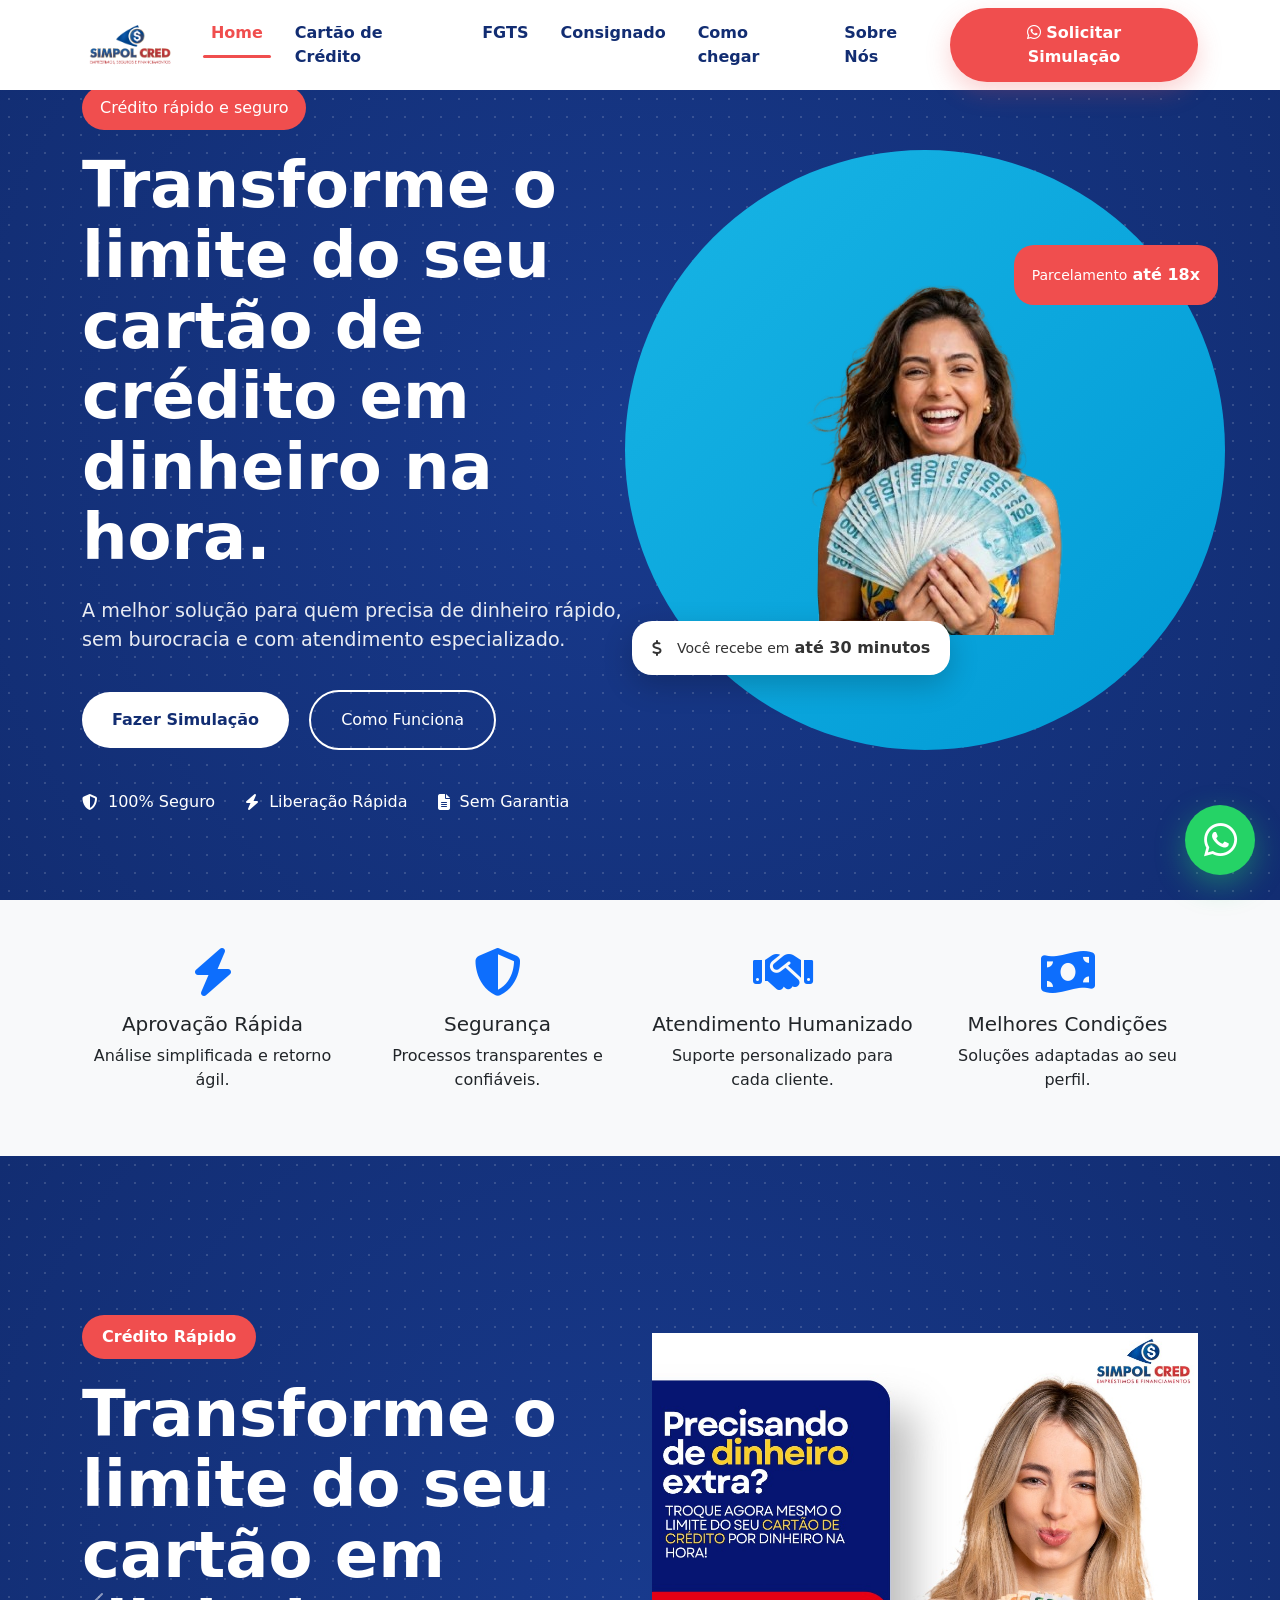
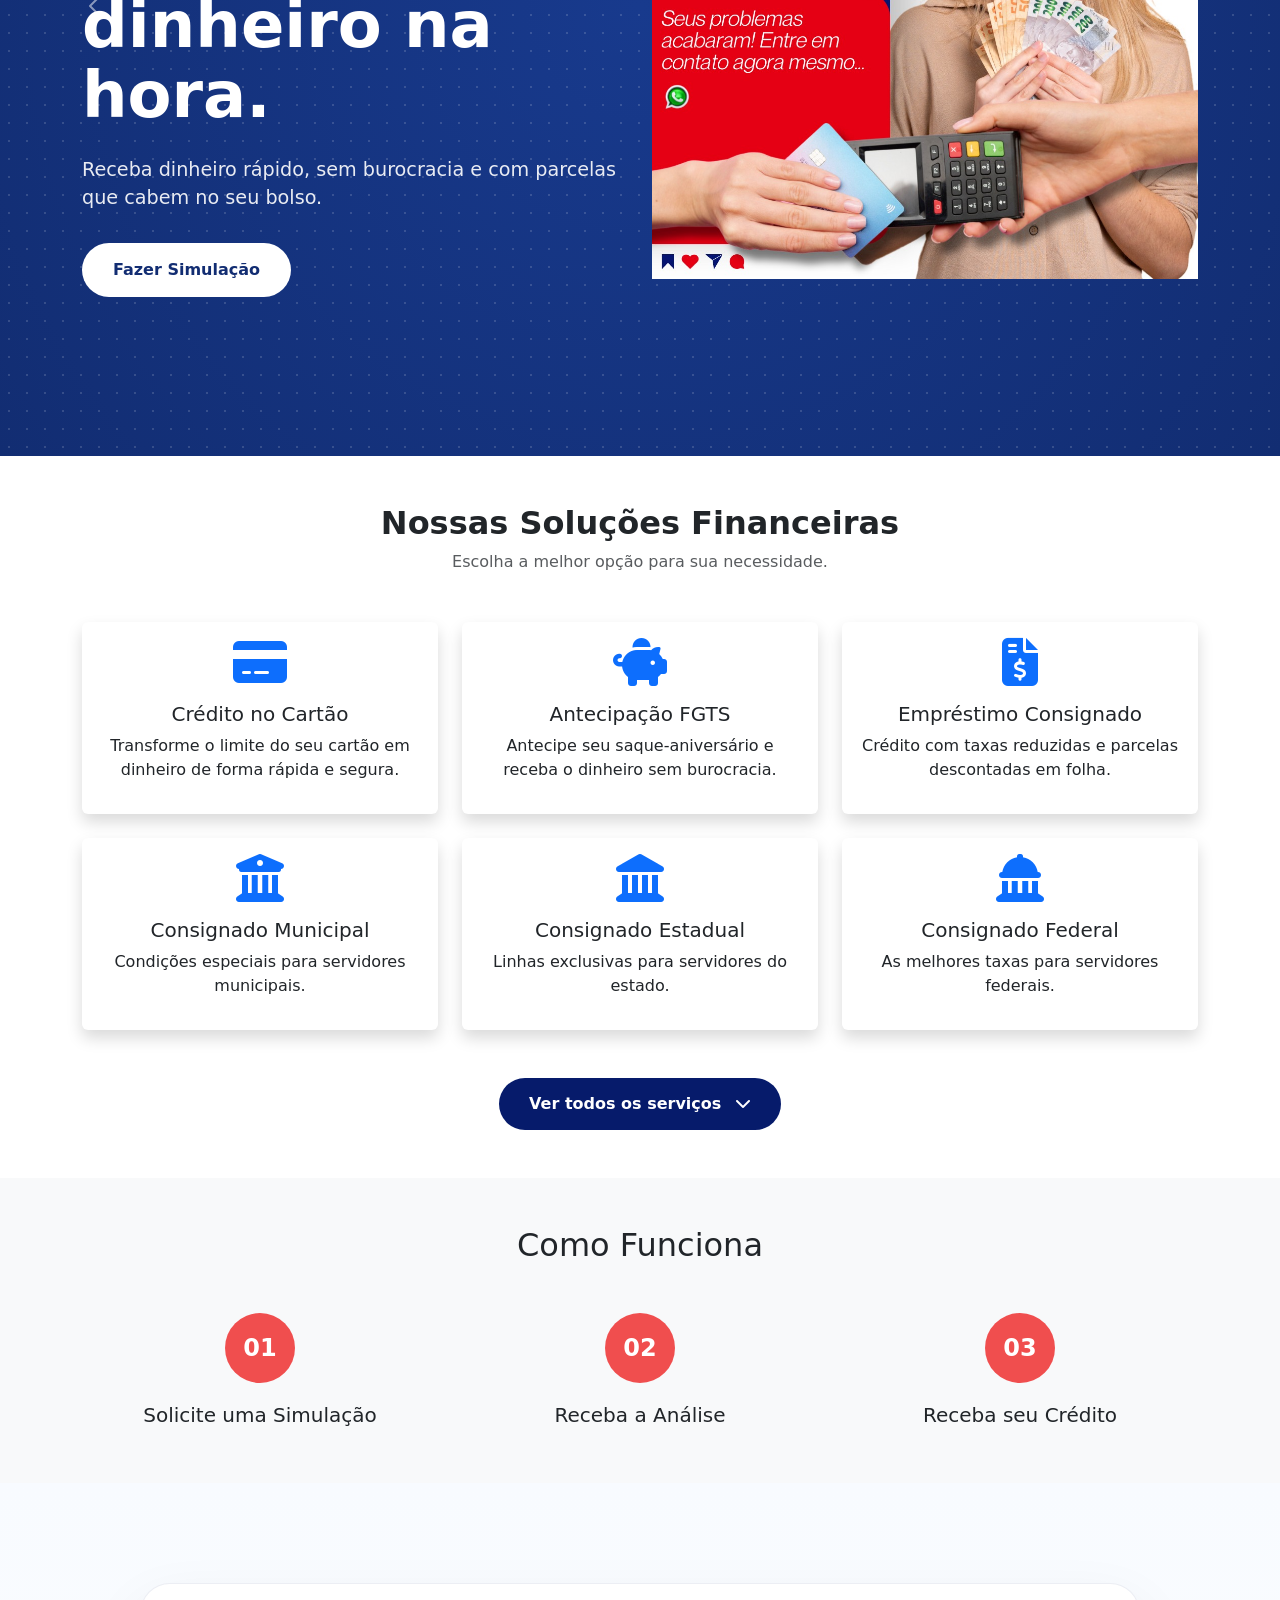
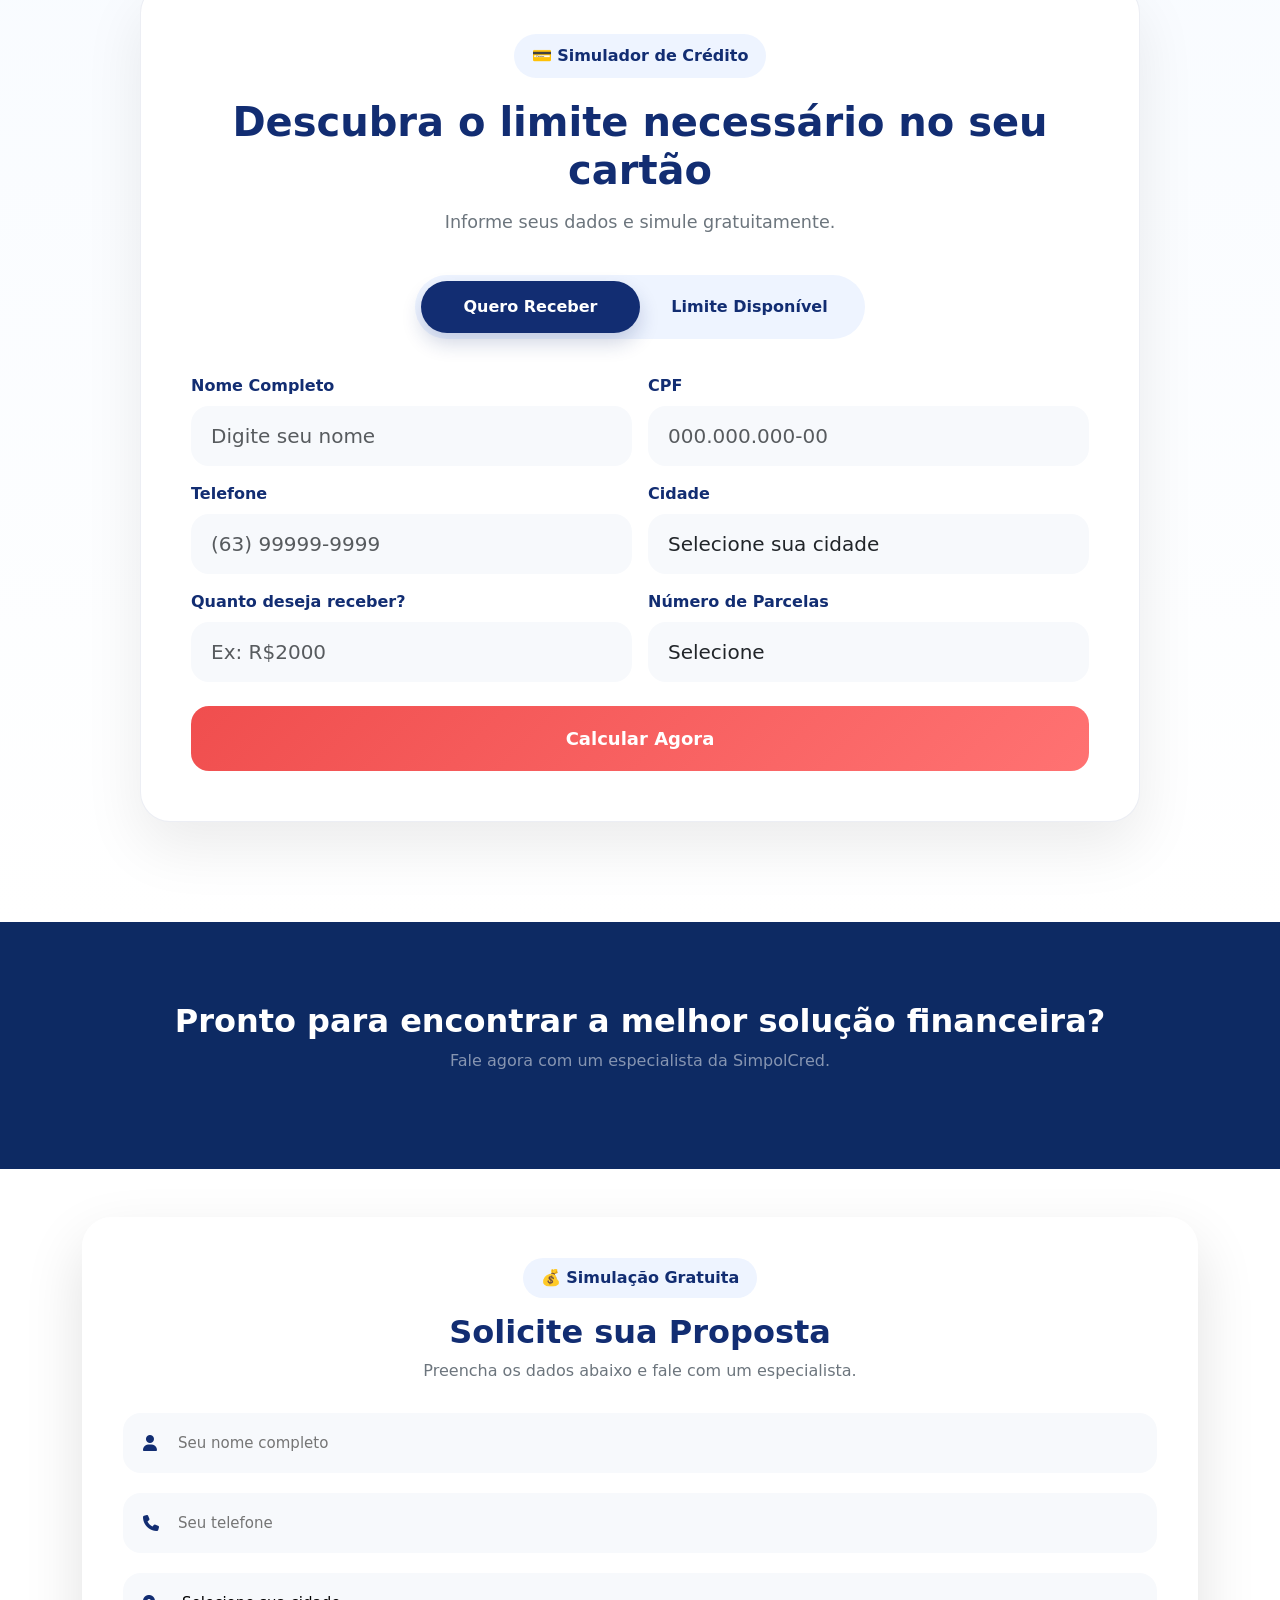
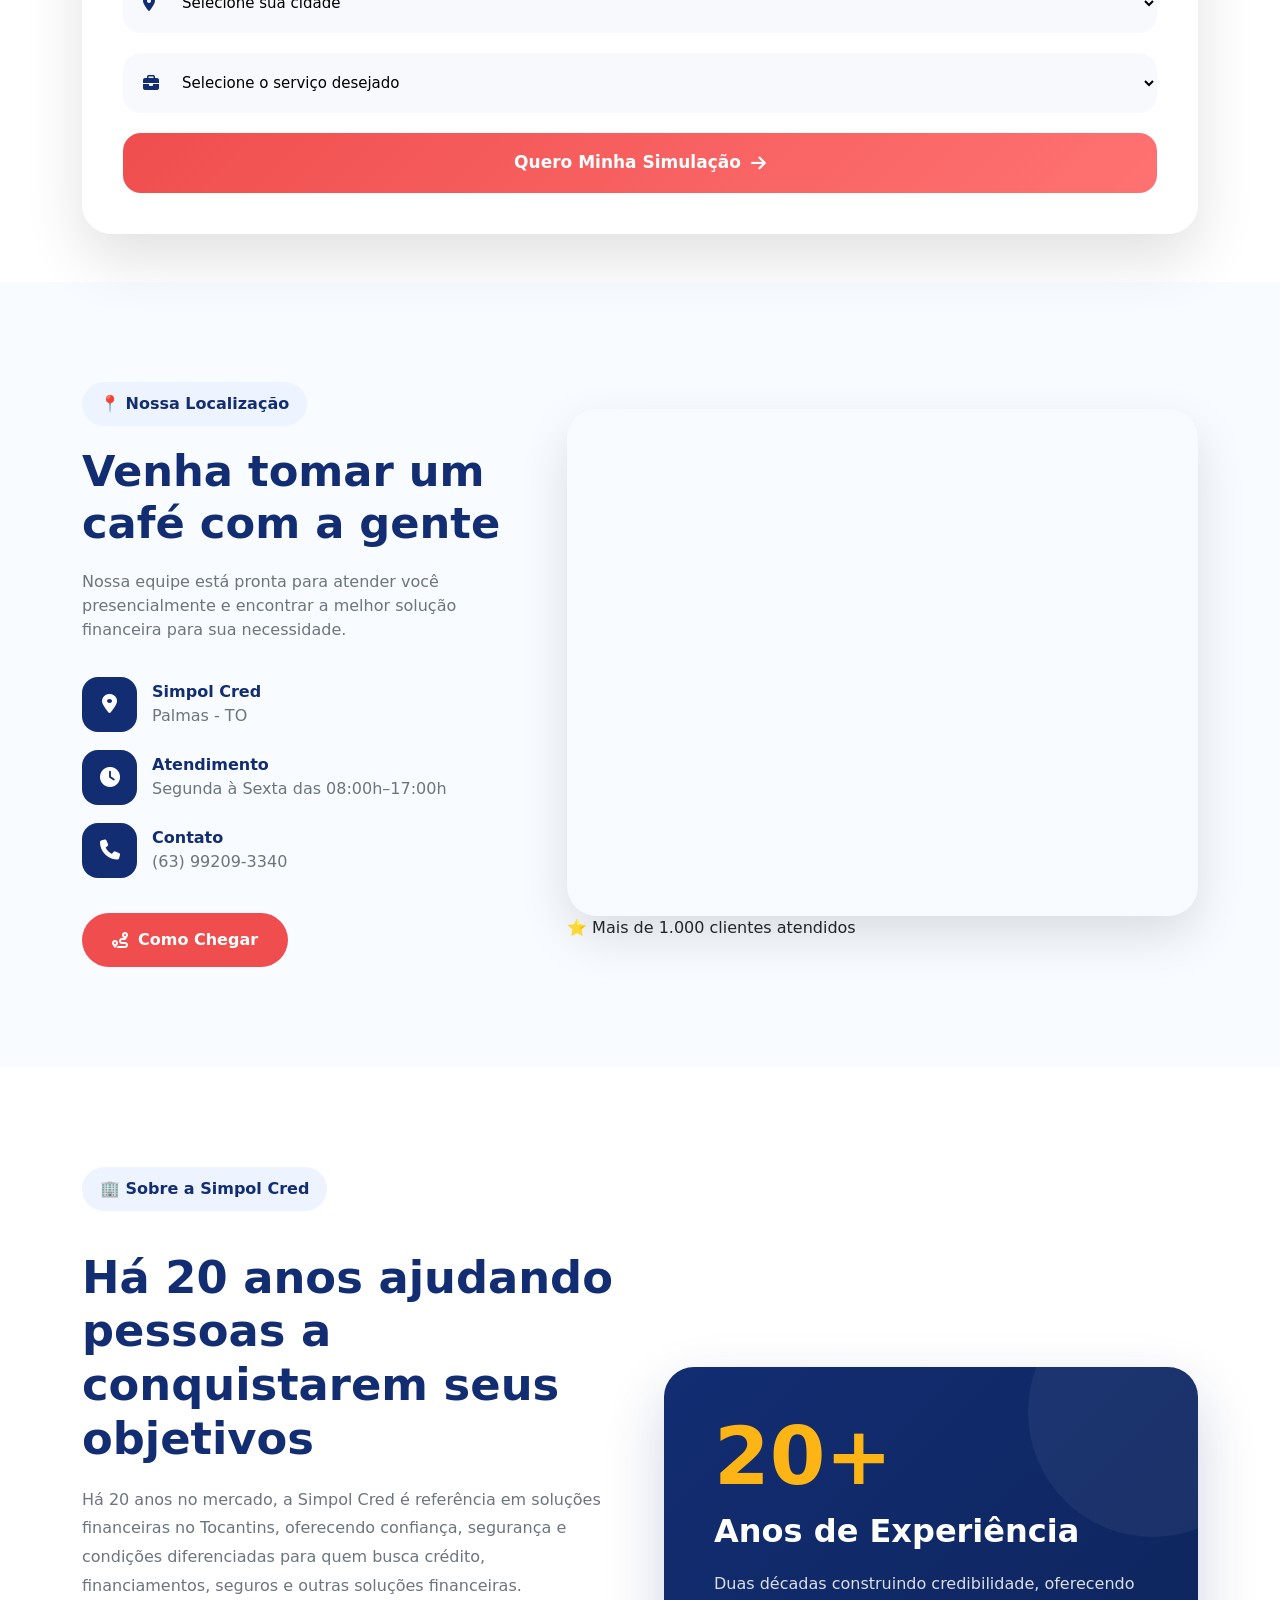
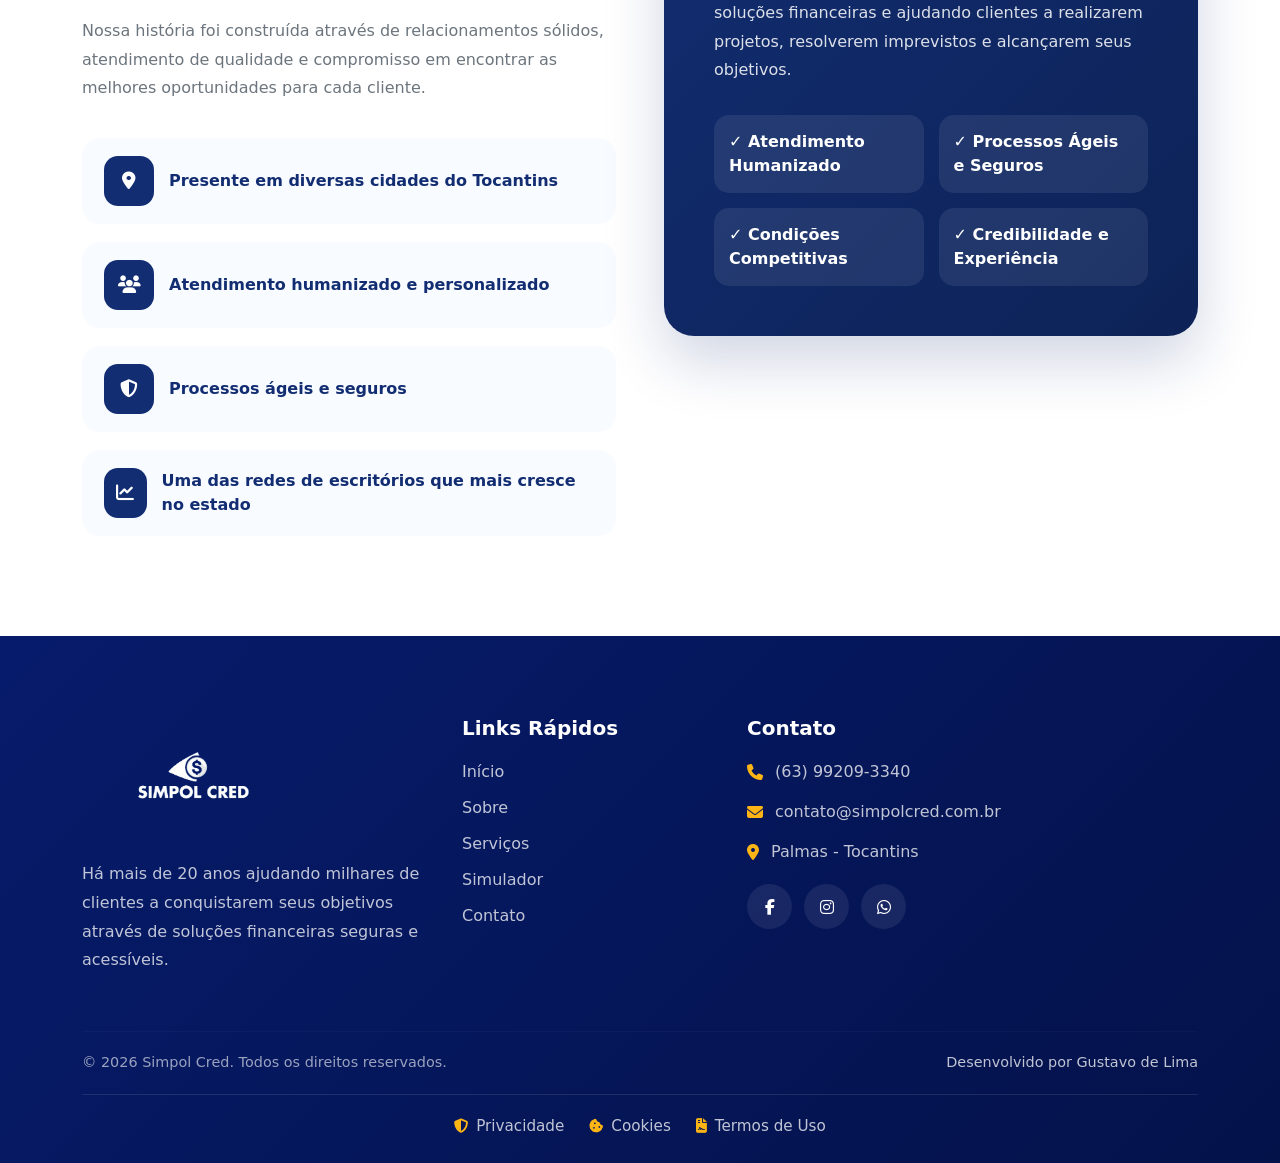
<file: index.html>
<!doctype html>
<html lang="pt-br">

<head>
    <meta charset="utf-8">
    <meta name="viewport" content="width=device-width, initial-scale=1">
    <title>Simpol Cred — Empréstimos, Seguros e Financiamentos</title>
    <link href="https://cdn.jsdelivr.net/npm/bootstrap@5.3.3/dist/css/bootstrap.min.css" rel="stylesheet">
    <link href="https://cdnjs.cloudflare.com/ajax/libs/font-awesome/6.4.0/css/all.min.css" rel="stylesheet">
    <link rel="stylesheet" href="assets/css/style.css">
    <link rel="icon" type="image/png" href="assets/img/logo_transparente.png">
</head>

<body>

    <!-- HEADER -->
    <nav class="navbar navbar-expand-lg navbar-light fixed-top custom-navbar">
        <div class="container">

            <a class="navbar-brand" href="#">
                <img src="assets/img/logo_padrao.png" alt="Simpol Cred" height="55">
            </a>

            <button class="navbar-toggler" data-bs-toggle="collapse" data-bs-target="#navbarNav">
                <span class="navbar-toggler-icon"></span>
            </button>

            <div class="collapse navbar-collapse" id="navbarNav">

                <ul class="navbar-nav mx-auto">

                    <li class="nav-item">
                        <a class="nav-link active" href="#">
                            Home
                        </a>
                    </li>

                    <li class="nav-item">
                        <a class="nav-link" href="#simulador-cartao">
                            Cartão de Crédito
                        </a>
                    </li>

                    <li class="nav-item">
                        <a class="nav-link" href="#contato">
                            FGTS
                        </a>
                    </li>

                    <li class="nav-item">
                        <a class="nav-link" href="#contato">
                            Consignado
                        </a>
                    </li>

                    <li class="nav-item">
                        <a class="nav-link" href="#localizacao">
                            Como chegar
                        </a>
                    </li>
                    <li class="nav-item">
                        <a class="nav-link" href="#sobre">
                            Sobre Nós
                        </a>
                    </li>

                </ul>

                <a href="#contato" class="btn btn-simulacao">
                    <i class="fab fa-whatsapp"></i>
                    Solicitar Simulação
                </a>

            </div>

        </div>
    </nav>

    <!-- HERO -->
    <section class="hero">

        <div class="container">

            <div class="row align-items-center min-vh-100">

                <div class="col-lg-6">

                    <span class="hero-badge">
                        Crédito rápido e seguro
                    </span>

                    <h1>
                        Transforme o limite do seu cartão de crédito em dinheiro na hora.
                    </h1>

                    <p>
                        A melhor solução para quem precisa de dinheiro rápido,
                        sem burocracia e com atendimento especializado.
                    </p>

                    <div class="hero-buttons">

                        <a href="#simulador-cartao" class="btn btn-primary-custom">
                            Fazer Simulação
                        </a>

                        <a href="#contato" class="btn btn-outline-custom">
                            Como Funciona
                        </a>

                    </div>

                    <div class="hero-benefits">

                        <div>
                            <i class="fas fa-shield-alt"></i>
                            100% Seguro
                        </div>

                        <div>
                            <i class="fas fa-bolt"></i>
                            Liberação Rápida
                        </div>

                        <div>
                            <i class="fas fa-file-alt"></i>
                            Sem Garantia
                        </div>

                    </div>

                </div>

                <div class="col-lg-6">

                    <div class="hero-image-main">

                        <div class="hero-circle animate-circle"></div>

                        <img src="assets/img/cliente_feliz.png" alt="Cliente Simpol Cred"
                            class="hero-person animate-person">

                        <div class="floating-card animate-card-left">

                            <i class="fas fa-dollar-sign"></i>

                            <div>
                                <small>Você recebe em</small>
                                <strong>até 30 minutos</strong>
                            </div>

                        </div>

                        <div class="parcelamento animate-card-right">

                            <small>Parcelamento</small>
                            <strong>até 18x</strong>

                        </div>

                    </div>

                </div>

            </div>

        </div>

    </section>
    <!-- BENEFÍCIOS -->
    <section class="py-5 bg-light">

        <div class="container">

            <div class="row text-center">

                <div class="col-md-3">
                    <i class="fas fa-bolt fa-3x text-primary mb-3"></i>
                    <h5>Aprovação Rápida</h5>
                    <p>Análise simplificada e retorno ágil.</p>
                </div>

                <div class="col-md-3">
                    <i class="fas fa-shield-alt fa-3x text-primary mb-3"></i>
                    <h5>Segurança</h5>
                    <p>Processos transparentes e confiáveis.</p>
                </div>

                <div class="col-md-3">
                    <i class="fas fa-handshake fa-3x text-primary mb-3"></i>
                    <h5>Atendimento Humanizado</h5>
                    <p>Suporte personalizado para cada cliente.</p>
                </div>

                <div class="col-md-3">
                    <i class="fas fa-money-bill-wave fa-3x text-primary mb-3"></i>
                    <h5>Melhores Condições</h5>
                    <p>Soluções adaptadas ao seu perfil.</p>
                </div>

            </div>

        </div>

    </section>
    <section class="hero-slider">

        <div id="heroCarousel" class="carousel slide carousel-fade" data-bs-ride="carousel">

            <div class="carousel-inner">

                <!-- Slide 1 -->
                <div class="carousel-item active">

                    <div class="hero-slide">

                        <div class="container">

                            <div class="row align-items-center">

                                <div class="col-lg-6">

                                    <span class="hero-tag">
                                        Crédito Rápido
                                    </span>

                                    <h1>
                                        Transforme o limite do seu cartão em dinheiro na hora.
                                    </h1>

                                    <p>
                                        Receba dinheiro rápido, sem burocracia e com parcelas que cabem no seu bolso.
                                    </p>

                                    <a href="#simulador-cartao" class="btn btn-simulacao-banner">
                                        Fazer Simulação
                                    </a>

                                </div>

                                <div class="col-lg-6">

                                    <div class="hero-image">

                                        <img src="assets/img/banner-1.png" class="img-fluid" alt="Cartão de Crédito">

                                    </div>

                                </div>

                            </div>

                        </div>

                    </div>

                </div>

                <!-- Slide 2 -->
                <div class="carousel-item">

                    <div class="hero-slide">

                        <div class="container">

                            <div class="row align-items-center">

                                <div class="col-lg-6">

                                    <span class="hero-tag hero-tag-green">
                                        FGTS
                                    </span>

                                    <h1>
                                        Antecipe seu FGTS e receba o dinheiro agora.
                                    </h1>

                                    <p>
                                        Sem esperar o saque aniversário. Dinheiro liberado rapidamente.
                                    </p>

                                    <a href="#contato" class="btn btn-simulacao-banner">
                                        Antecipar Agora
                                    </a>

                                </div>

                                <div class="col-lg-6">

                                    <div class="hero-image">

                                        <img src="assets/img/banner-2.png" class="img-fluid" alt="FGTS">

                                    </div>

                                </div>

                            </div>

                        </div>

                    </div>

                </div>

                <!-- Slide 3 -->
                <div class="carousel-item">

                    <div class="hero-slide">

                        <div class="container">

                            <div class="row align-items-center">

                                <div class="col-lg-6">

                                    <span class="hero-tag">
                                        Consignado
                                    </span>

                                    <h1>
                                        Crédito consignado com as melhores taxas.
                                    </h1>

                                    <p>
                                        Atendimento especializado para aposentados, pensionistas e servidores.
                                    </p>

                                    <a href="#contato" class="btn btn-simulacao-banner">
                                        Solicitar Proposta
                                    </a>

                                </div>

                                <div class="col-lg-6">

                                    <div class="hero-image">

                                        <img src="assets/img/banner-3.png" class="img-fluid" alt="Consignado">

                                    </div>

                                </div>

                            </div>

                        </div>

                    </div>

                </div>

            </div>

            <!-- Controles -->

            <button class="carousel-control-prev" type="button" data-bs-target="#heroCarousel" data-bs-slide="prev">

                <span class="carousel-control-prev-icon"></span>

            </button>

            <button class="carousel-control-next" type="button" data-bs-target="#heroCarousel" data-bs-slide="next">

                <span class="carousel-control-next-icon"></span>

            </button>

        </div>

    </section>
    <!-- SERVIÇOS -->
    <section id="servicos" class="py-5">

        <div class="container">

            <div class="text-center mb-5">

                <h2 class="fw-bold">
                    Nossas Soluções Financeiras
                </h2>

                <p class="text-muted">
                    Escolha a melhor opção para sua necessidade.
                </p>

            </div>

            <div class="row g-4">

                <!-- Crédito no Cartão -->
                <div class="col-md-4">
                    <div class="card h-100 shadow border-0">
                        <div class="card-body text-center">
                            <i class="fas fa-credit-card fa-3x text-primary mb-3"></i>
                            <h5>Crédito no Cartão</h5>
                            <p>Transforme o limite do seu cartão em dinheiro de forma rápida e segura.</p>
                        </div>
                    </div>
                </div>

                <!-- FGTS -->
                <div class="col-md-4">
                    <div class="card h-100 shadow border-0">
                        <div class="card-body text-center">
                            <i class="fas fa-piggy-bank fa-3x text-primary mb-3"></i>
                            <h5>Antecipação FGTS</h5>
                            <p>Antecipe seu saque-aniversário e receba o dinheiro sem burocracia.</p>
                        </div>
                    </div>
                </div>

                <!-- Consignado -->
                <div class="col-md-4">
                    <div class="card h-100 shadow border-0">
                        <div class="card-body text-center">
                            <i class="fas fa-file-invoice-dollar fa-3x text-primary mb-3"></i>
                            <h5>Empréstimo Consignado</h5>
                            <p>Crédito com taxas reduzidas e parcelas descontadas em folha.</p>
                        </div>
                    </div>
                </div>

                <!-- Municipal -->
                <div class="col-md-4">
                    <div class="card h-100 shadow border-0">
                        <div class="card-body text-center">
                            <i class="fas fa-building-columns fa-3x text-primary mb-3"></i>
                            <h5>Consignado Municipal</h5>
                            <p>Condições especiais para servidores municipais.</p>
                        </div>
                    </div>
                </div>

                <!-- Estadual -->
                <div class="col-md-4">
                    <div class="card h-100 shadow border-0">
                        <div class="card-body text-center">
                            <i class="fas fa-landmark fa-3x text-primary mb-3"></i>
                            <h5>Consignado Estadual</h5>
                            <p>Linhas exclusivas para servidores do estado.</p>
                        </div>
                    </div>
                </div>

                <!-- Federal -->
                <div class="col-md-4">
                    <div class="card h-100 shadow border-0">
                        <div class="card-body text-center">
                            <i class="fas fa-landmark-dome fa-3x text-primary mb-3"></i>
                            <h5>Consignado Federal</h5>
                            <p>As melhores taxas para servidores federais.</p>
                        </div>
                    </div>
                </div>



            </div>
            <div id="servicosExtras" class="servicos-extras">

                <div class="row g-4 mt-1">

                    <!-- INSS -->
                    <div class="col-md-4">
                        <div class="card h-100 shadow border-0">
                            <div class="card-body text-center">
                                <i class="fas fa-user-shield fa-3x text-primary mb-3"></i>
                                <h5>Consignado INSS</h5>
                                <p>Crédito facilitado para aposentados e pensionistas.</p>
                            </div>
                        </div>
                    </div>

                    <!-- IGEPREV -->
                    <div class="col-md-4">
                        <div class="card h-100 shadow border-0">
                            <div class="card-body text-center">
                                <i class="fas fa-file-shield fa-3x text-primary mb-3"></i>
                                <h5>Consignado IGEPREV</h5>
                                <p>Condições especiais para beneficiários do IGEPREV.</p>
                            </div>
                        </div>
                    </div>

                    <!-- CLT -->
                    <div class="col-md-4">
                        <div class="card h-100 shadow border-0">
                            <div class="card-body text-center">
                                <i class="fas fa-id-card fa-3x text-primary mb-3"></i>
                                <h5>Consignado CLT</h5>
                                <p>Condições especiais para beneficiários do CLT.</p>
                            </div>
                        </div>
                    </div>

                    <!-- Portabilidade -->
                    <div class="col-md-4">
                        <div class="card h-100 shadow border-0">
                            <div class="card-body text-center">
                                <i class="fas fa-exchange-alt fa-3x text-primary mb-3"></i>
                                <h5>Portabilidade</h5>
                                <p>Transfira seu contrato para melhores condições e economize.</p>
                            </div>
                        </div>
                    </div>

                    <!-- Refinanciamento -->
                    <div class="col-md-4">
                        <div class="card h-100 shadow border-0">
                            <div class="card-body text-center">
                                <i class="fas fa-home fa-3x text-primary mb-3"></i>
                                <h5>Refinanciamento</h5>
                                <p>Organize suas finanças com novas condições de pagamento.</p>
                            </div>
                        </div>
                    </div>

                    <!-- Financiamento -->
                    <div class="col-md-4">
                        <div class="card h-100 shadow border-0">
                            <div class="card-body text-center">
                                <i class="fas fa-car fa-3x text-primary mb-3"></i>
                                <h5>Financiamentos</h5>
                                <p>Veículos, imóveis e projetos com condições facilitadas.</p>
                            </div>
                        </div>
                    </div>

                    <!-- Seguros -->
                    <div class="col-md-4">
                        <div class="card h-100 shadow border-0">
                            <div class="card-body text-center">
                                <i class="fas fa-shield-alt fa-3x text-primary mb-3"></i>
                                <h5>Seguros</h5>
                                <p>Proteção para você, sua família e seu patrimônio.</p>
                            </div>
                        </div>
                    </div>

                    <!-- Energia Solar -->
                    <div class="col-md-4">
                        <div class="card h-100 shadow border-0">
                            <div class="card-body text-center">
                                <i class="fas fa-solar-panel fa-3x text-primary mb-3"></i>
                                <h5>Energia Solar</h5>
                                <p>Reduza sua conta de energia com soluções sustentáveis.</p>
                            </div>
                        </div>
                    </div>

                    <!-- Assessoria Jurídica -->
                    <div class="col-md-4">
                        <div class="card h-100 shadow border-0">
                            <div class="card-body text-center">
                                <i class="fas fa-scale-balanced fa-3x text-primary mb-3"></i>
                                <h5>Assessoria Jurídica</h5>
                                <p>Suporte especializado para questões jurídicas e financeiras.</p>
                            </div>
                        </div>
                    </div>
                    <!-- Consórcio -->
                    <div class="col-md-4">
                        <div class="card h-100 shadow border-0">
                            <div class="card-body text-center">
                                <i class="fas fa-handshake fa-3x text-primary mb-3"></i>
                                <h5>Consórcio</h5>
                                <p>Participe de um grupo para adquirir bens de forma colaborativa.</p>
                            </div>
                        </div>
                    </div>
                </div>

            </div>

            <div class="text-center mt-5">

                <button id="btnMostrarServicos" class="btn-servicos">

                    Ver todos os serviços

                    <i class="fas fa-chevron-down"></i>

                </button>

            </div>
        </div>

    </section>

    <!-- COMO FUNCIONA -->
    <section class="py-5 bg-light">

        <div class="container">

            <div class="text-center mb-5">

                <h2>Como Funciona</h2>

            </div>

            <div class="row text-center">

                <div class="col-md-4">
                    <div class="step-number">01</div>
                    <h5>Solicite uma Simulação</h5>
                </div>

                <div class="col-md-4">
                    <div class="step-number">02</div>
                    <h5>Receba a Análise</h5>
                </div>

                <div class="col-md-4">
                    <div class="step-number">03</div>
                    <h5>Receba seu Crédito</h5>
                </div>

            </div>

        </div>

    </section>

    <section id="simulador-cartao" class="simulador-section">

        <div class="container">

            <div class="simulador-card">

                <div class="simulador-header">

                    <span class="simulador-badge">
                        💳 Simulador de Crédito
                    </span>

                    <h2>
                        Descubra o limite necessário no seu cartão
                    </h2>

                    <p>
                        Informe seus dados e simule gratuitamente.
                    </p>

                </div>
                <div class="modo-simulador">

                    <button type="button" class="modo-btn active" data-modo="receber">

                        Quero Receber

                    </button>

                    <button type="button" class="modo-btn" data-modo="limite">

                        Limite Disponível

                    </button>

                </div>
                <form id="simuladorForm">

                    <div class="row g-3">

                        <div class="col-md-6">

                            <label class="form-label">
                                Nome Completo
                            </label>

                            <input type="text" class="form-control form-control-lg" id="simNome"
                                placeholder="Digite seu nome" required>

                        </div>

                        <div class="col-md-6">

                            <label class="form-label">
                                CPF
                            </label>

                            <input type="text" class="form-control form-control-lg" id="simCpf"
                                placeholder="000.000.000-00" required>

                        </div>

                        <div class="col-md-6">

                            <label class="form-label">
                                Telefone
                            </label>

                            <input type="tel" class="form-control form-control-lg" id="simTelefone"
                                placeholder="(63) 99999-9999" required>

                        </div>

                        <div class="col-md-6">

                            <label class="form-label">
                                Cidade
                            </label>

                            <select id="simCidade" class="form-select form-select-lg" required>

                                <option value="">
                                    Selecione sua cidade
                                </option>

                                <option value="palmas">
                                    Palmas
                                </option>

                                <option value="araguaina">
                                    Araguaína
                                </option>

                                <option value="gurupi">
                                    Gurupi
                                </option>

                            </select>

                        </div>

                        <div class="col-md-6">

                            <label class="form-label" id="labelValor">

                                Quanto deseja receber?

                            </label>

                            <input type="number" class="form-control form-control-lg" id="valorPrincipal"
                                placeholder="Ex: R$2000" required>

                        </div>

                        <div class="col-md-6">

                            <label class="form-label">
                                Número de Parcelas
                            </label>

                            <select id="simParcelas" class="form-select form-select-lg" required>

                                <option value="">
                                    Selecione
                                </option>

                                <option value="3">3x</option>
                                <option value="6">6x</option>
                                <option value="9">9x</option>
                                <option value="12">12x</option>
                                <option value="15">15x</option>
                                <option value="18">18x</option>
                            </select>

                        </div>

                    </div>

                    <button type="button" id="btnCalcular" class="btn btn-danger btn-lg w-100 mt-4">

                        Calcular Agora

                    </button>
                    

                </form>

                <div id="resultadoSimulacao" class="resultado-simulacao mt-4" style="display:none;">

                    <h3>
                        Resultado da Simulação
                    </h3>

                    <div class="valor-resultado">

                        R$ 0,00

                    </div>

                    <p>
                        Este é o limite aproximado que você precisa ter disponível no cartão.
                    </p>
    <span class="simulacao-aviso">
        * O simulador apresenta valores aproximados e não garante taxas, condições ou aprovação do crédito. A análise final está sujeita às políticas da instituição financeira.
    </span>
                    <a id="btnWhatsappResultado" class="btn btn-success mt-3" target="_blank">

                        <i class="fab fa-whatsapp"></i>
                        Continuar no WhatsApp

                    </a>

                </div>

            </div>

        </div>

    </section>
    <!-- CTA -->
    <section class="cta-section">

        <div class="container text-center">

            <h2 class="fw-bold text-white">
                Pronto para encontrar a melhor solução financeira?
            </h2>

            <p class="text-white-50">
                Fale agora com um especialista da SimpolCred.
            </p>

        </div>

    </section>
    <section id="contato" class="py-5">

        <div class="container">

            <div class="simulacao-card">

                <div class="form-header">
                    <span>💰 Simulação Gratuita</span>
                    <h2>Solicite sua Proposta</h2>
                    <p>Preencha os dados abaixo e fale com um especialista.</p>
                </div>

                <form id="leadForm">

                    <div class="input-group-custom">
                        <i class="fas fa-user"></i>
                        <input type="text" id="nome" placeholder="Seu nome completo" required>
                    </div>

                    <div class="input-group-custom">
                        <i class="fas fa-phone"></i>
                        <input type="tel" id="telefone" placeholder="Seu telefone" required>
                    </div>

                    <div class="input-group-custom">
                        <i class="fas fa-map-marker-alt"></i>

                        <select id="cidade" required>
                            <option value="">
                                Selecione sua cidade
                            </option>

                            <option value="palmas">Palmas</option>
                            <option value="araguaina">Araguaína</option>
                            <option value="gurupi">Gurupi</option>
                        </select>
                    </div>

                    <div class="input-group-custom">
                        <i class="fas fa-briefcase"></i>

                        <select id="servico" required>
                            <option value="">
                                Selecione o serviço desejado
                            </option>

                            <option value="cartao">
                                Crédito no Cartão
                            </option>

                            <option value="fgts">
                                Antecipação FGTS
                            </option>

                            <option value="portabilidade">
                                Portabilidade
                            </option>

                            <option value="refinanciamento">
                                Refinanciamento
                            </option>

                            <option value="financiamento">
                                Financiamento
                            </option>

                            <option value="seguro">
                                Seguros
                            </option>

                            <option value="solar">
                                Energia Solar
                            </option>

                            <option value="juridico">
                                Assesoria Jurídica
                            </option>

                            <option value="municipal">
                                Consignado Municipal
                            </option>

                            <option value="estadual">
                                Consignado Estadual
                            </option>

                            <option value="federal">
                                Consignado Federal
                            </option>

                            <option value="inss">
                                Consignado INSS
                            </option>

                            <option value="igeprev">
                                Consignado Igeprev
                            </option>

                            <option value="clt">
                                Consignado CLT
                            </option>

                            <option value="consorcio">
                                Consórcio
                            </option>
                        </select>
                    </div>

                    <button type="submit" class="btn-submit">
                        Quero Minha Simulação
                        <i class="fas fa-arrow-right"></i>
                    </button>

                </form>

            </div>


        </div>

    </section>



    </main>
    <section id="localizacao" class="localizacao-section">

        <div class="container">

            <div class="row align-items-center g-5">

                <div class="col-lg-5">

                    <span class="section-badge">
                        📍 Nossa Localização
                    </span>

                    <h2>
                        Venha tomar um café com a gente
                    </h2>

                    <p>
                        Nossa equipe está pronta para atender você presencialmente e encontrar a melhor solução
                        financeira para sua necessidade.
                    </p>

                    <div class="info-localizacao">

                        <div class="info-item">
                            <i class="fas fa-map-marker-alt"></i>
                            <div>
                                <strong>Simpol Cred</strong>
                                <span>Palmas - TO</span>
                            </div>
                        </div>

                        <div class="info-item">
                            <i class="fas fa-clock"></i>
                            <div>
                                <strong>Atendimento</strong>
                                <span>Segunda à Sexta das 08:00h–17:00h</span>
                            </div>
                        </div>

                        <div class="info-item">
                            <i class="fas fa-phone"></i>
                            <div>
                                <strong>Contato</strong>
                                <span>(63) 99209-3340</span>
                            </div>
                        </div>

                    </div>

                    <a href="https://maps.google.com/maps?vet=10CAAQoqAOahcKEwigsKzUxYeVAxUAAAAAHQAAAAAQCQ..i&rlz=1C1HKFL_pt-PTBR1206BR1206&sca_esv=314a6503d1380aa3&pvq=CgwvZy8xMXh0d2p0NHkiEQoLc2ltcG9sIGNyZWQQAhgD&lqi=CgtzaW1wb2wgY3JlZEidyeGd84GAgAhaFRAAEAEYABgBIgtzaW1wb2wgY3JlZJIBC2xvYW5fYWdlbmN5&fvr=1&cs=1&um=1&ie=UTF-8&fb=1&gl=br&sa=X&ftid=0x9324cb61a54ca145:0x60f64bbecd7de9cb"
                        target="_blank" class="btn-rota">

                        <i class="fas fa-route"></i>
                        Como Chegar

                    </a>

                </div>

                <div class="col-lg-7">

                    <div class="mapa-wrapper">

                        <iframe src="https://www.google.com/maps?q=Simpol%20Cred%20Palmas%20TO&output=embed"
                            allowfullscreen="" loading="lazy" referrerpolicy="no-referrer-when-downgrade">
                        </iframe>

                    </div>
                    <div class="map-badge">
                        ⭐ Mais de 1.000 clientes atendidos
                    </div>

                </div>

            </div>

        </div>

    </section>

    <section id="sobre" class="sobre-section">

        <div class="container">

            <div class="row align-items-center g-5">

                <div class="col-lg-6">

                    <span class="section-badge">
                        🏢 Sobre a Simpol Cred
                    </span>

                    <h2>
                        Há 20 anos ajudando pessoas a conquistarem seus objetivos
                    </h2>

                    <p>
                        Há 20 anos no mercado, a Simpol Cred é referência em soluções
                        financeiras no Tocantins, oferecendo confiança, segurança e
                        condições diferenciadas para quem busca crédito, financiamentos,
                        seguros e outras soluções financeiras.
                    </p>

                    <p>
                        Nossa história foi construída através de relacionamentos sólidos,
                        atendimento de qualidade e compromisso em encontrar as melhores
                        oportunidades para cada cliente.
                    </p>

                    <div class="sobre-destaques">

                        <div class="destaque-item">
                            <i class="fas fa-map-marker-alt"></i>
                            <span>
                                Presente em diversas cidades do Tocantins
                            </span>
                        </div>

                        <div class="destaque-item">
                            <i class="fas fa-users"></i>
                            <span>
                                Atendimento humanizado e personalizado
                            </span>
                        </div>

                        <div class="destaque-item">
                            <i class="fas fa-shield-alt"></i>
                            <span>
                                Processos ágeis e seguros
                            </span>
                        </div>

                        <div class="destaque-item">
                            <i class="fas fa-chart-line"></i>
                            <span>
                                Uma das redes de escritórios que mais cresce no estado
                            </span>
                        </div>

                    </div>

                </div>

                <div class="col-lg-6">

                    <div class="sobre-card">

                        <div class="numero-destaque">
                            20+
                        </div>

                        <h3>
                            Anos de Experiência
                        </h3>

                        <p>
                            Duas décadas construindo credibilidade, oferecendo
                            soluções financeiras e ajudando clientes a realizarem
                            projetos, resolverem imprevistos e alcançarem seus objetivos.
                        </p>

                        <div class="sobre-beneficios">

                            <div>
                                ✓ Atendimento Humanizado
                            </div>

                            <div>
                                ✓ Processos Ágeis e Seguros
                            </div>

                            <div>
                                ✓ Condições Competitivas
                            </div>

                            <div>
                                ✓ Credibilidade e Experiência
                            </div>

                        </div>

                    </div>

                </div>

            </div>

        </div>

    </section>
    <footer class="footer-section">

        <div class="container">

            <div class="row gy-5">

                <!-- Empresa -->
                <div class="col-lg-4">

                    <img src="assets/img/logo_transparente_branco.png" alt="Simpol Cred" class="footer-logo">

                    <p class="footer-text">

                        Há mais de 20 anos ajudando milhares de clientes
                        a conquistarem seus objetivos através de soluções
                        financeiras seguras e acessíveis.

                    </p>

                </div>

                <!-- Navegação -->
                <div class="col-lg-3">

                    <h5>Links Rápidos</h5>

                    <ul class="footer-links">

                        <li><a href="#inicio">Início</a></li>
                        <li><a href="#sobre">Sobre</a></li>
                        <li><a href="#servicos">Serviços</a></li>
                        <li><a href="#simulador-cartao">Simulador</a></li>
                        <li><a href="#contato">Contato</a></li>

                    </ul>

                </div>

                <!-- Contato -->
                <div class="col-lg-5">

                    <h5>Contato</h5>

                    <div class="footer-contact">

                        <p>
                            <i class="fas fa-phone"></i>
                            (63) 99209-3340
                        </p>

                        <p>
                            <i class="fas fa-envelope"></i>
                            contato@simpolcred.com.br
                        </p>

                        <p>
                            <i class="fas fa-location-dot"></i>
                            Palmas - Tocantins
                        </p>

                    </div>

                    <div class="footer-social">

                        <a href="https://www.facebook.com/simpolcredbr/" target="_blank" aria-label="Facebook">
                            <i class="fab fa-facebook-f"></i>
                        </a>

                        <a href="https://www.instagram.com/simpolcredpalmas/" target="_blank" aria-label="Instagram">
                            <i class="fab fa-instagram"></i>
                        </a>

                        <a href="https://wa.me/5563984222222?text=Olá!%20vim%20pelo%20site%20Gostaria%20de%20fazer%20uma%20simulação."
                            target="_blank" aria-label="WhatsApp">
                            <i class="fab fa-whatsapp"></i>
                        </a>

                    </div>

                </div>

            </div>

            <hr>

            <div class="footer-bottom">

                <span>
                    © 2026 Simpol Cred. Todos os direitos reservados.
                </span>

                <span class="footer-links">
                    <a href="https://www.instagram.com/gusta98/" target="_blank" rel="noopener noreferrer">
                        Desenvolvido por Gustavo de Lima
                    </a>
                </span>

            </div>
            <div class="footer-legal">

                <a href="privacidade.html">
                    <i class="fas fa-shield-alt"></i>
                    Privacidade
                </a>

                <a href="cookies.html">
                    <i class="fas fa-cookie-bite"></i>
                    Cookies
                </a>

                <a href="termos.html">
                    <i class="fas fa-file-contract"></i>
                    Termos de Uso
                </a>

            </div>

        </div>

    </footer>
    <a href="https://wa.me/5563984222222?text=Olá!%20vim%20pelo%20site%20Gostaria%20de%20fazer%20uma%20simulação."
        class="whatsapp-float" target="_blank" aria-label="WhatsApp">

        <i class="fab fa-whatsapp"></i>

        <span class="whatsapp-tooltip">
            Fale Conosco
        </span>

    </a>
    <script src="https://cdn.jsdelivr.net/npm/bootstrap@5.3.3/dist/js/bootstrap.bundle.min.js"></script>
    <script src="assets/js/main.js"></script>
</body>

</html>
</file>
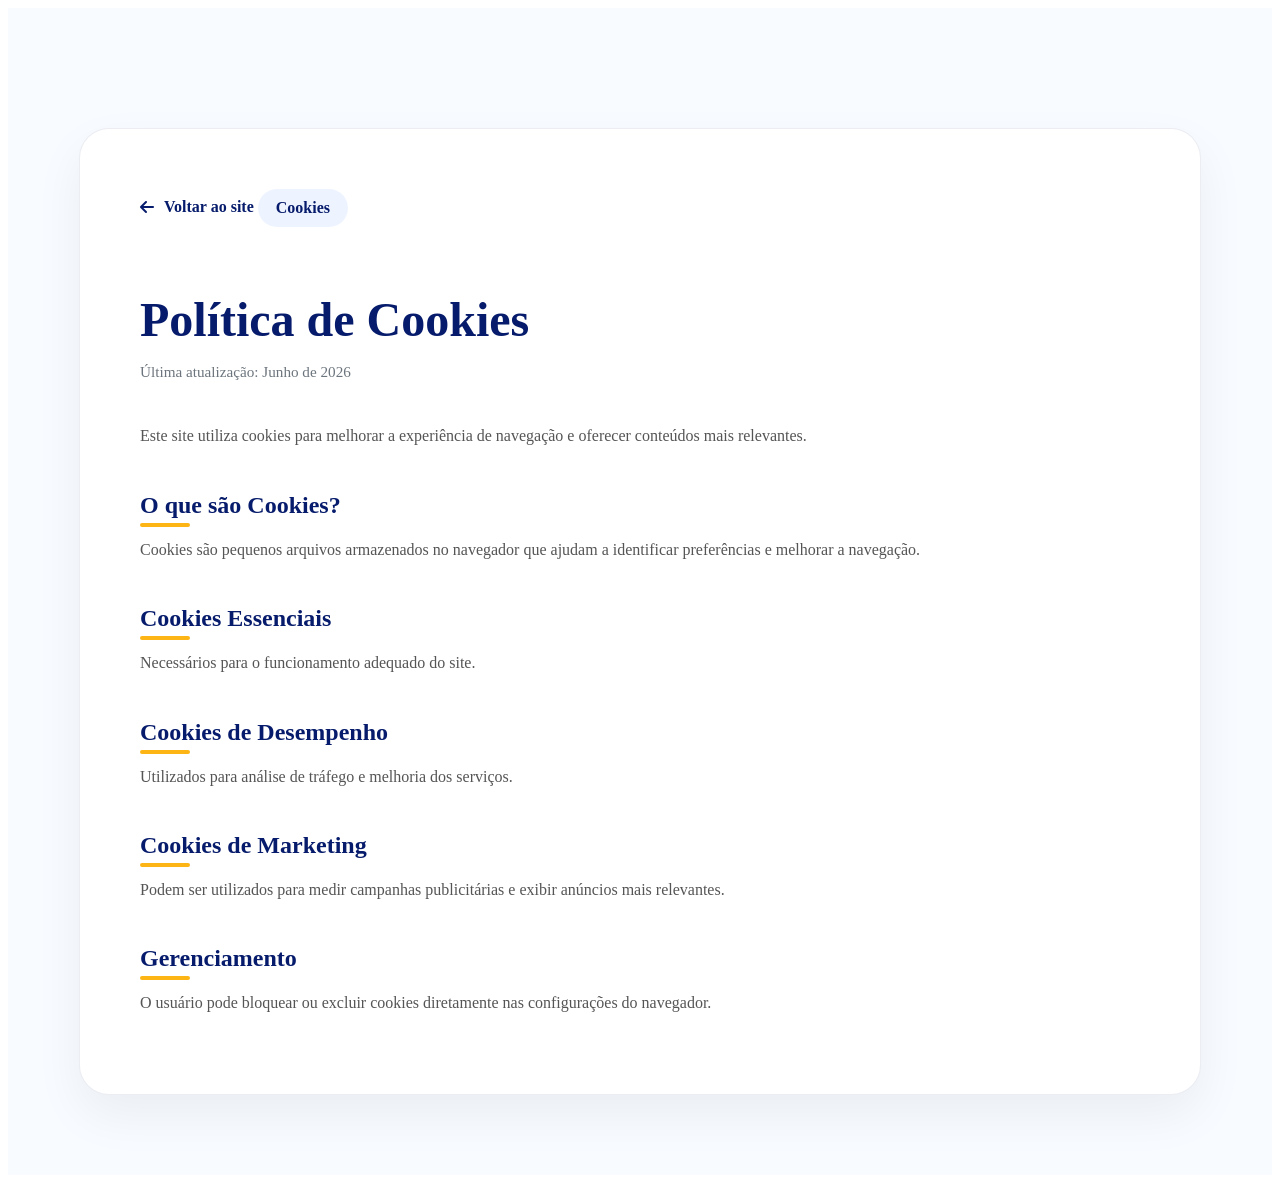
<file: cookies.html>
<!DOCTYPE html>
<html lang="pt-BR">

<head>

    <meta charset="UTF-8">

    <meta name="viewport" content="width=device-width, initial-scale=1.0">

    <title>Política de Cookies | Simpol Cred</title>

    <link rel="icon" href="assets/img/favicon.png">

    <link rel="stylesheet" href="assets/css/style.css">

    <link rel="stylesheet"
        href="https://cdnjs.cloudflare.com/ajax/libs/font-awesome/6.7.2/css/all.min.css">

</head>

<body>

    <section class="legal-section">

        <div class="container">

            <div class="legal-card">

                <a href="index.html" class="legal-back">
                    <i class="fas fa-arrow-left"></i>
                    Voltar ao site
                </a>

                <span class="legal-badge">
                    Cookies
                </span>

                <h1>Política de Cookies</h1>

                <div class="legal-date">
                    Última atualização: Junho de 2026
                </div>

                <p>
                    Este site utiliza cookies para melhorar a experiência
                    de navegação e oferecer conteúdos mais relevantes.
                </p>

                <h2>O que são Cookies?</h2>

                <p>
                    Cookies são pequenos arquivos armazenados no navegador
                    que ajudam a identificar preferências e melhorar a navegação.
                </p>

                <h2>Cookies Essenciais</h2>

                <p>
                    Necessários para o funcionamento adequado do site.
                </p>

                <h2>Cookies de Desempenho</h2>

                <p>
                    Utilizados para análise de tráfego e melhoria dos serviços.
                </p>

                <h2>Cookies de Marketing</h2>

                <p>
                    Podem ser utilizados para medir campanhas publicitárias
                    e exibir anúncios mais relevantes.
                </p>

                <h2>Gerenciamento</h2>

                <p>
                    O usuário pode bloquear ou excluir cookies diretamente
                    nas configurações do navegador.
                </p>

            </div>

        </div>

    </section>

</body>

</html>
</file>
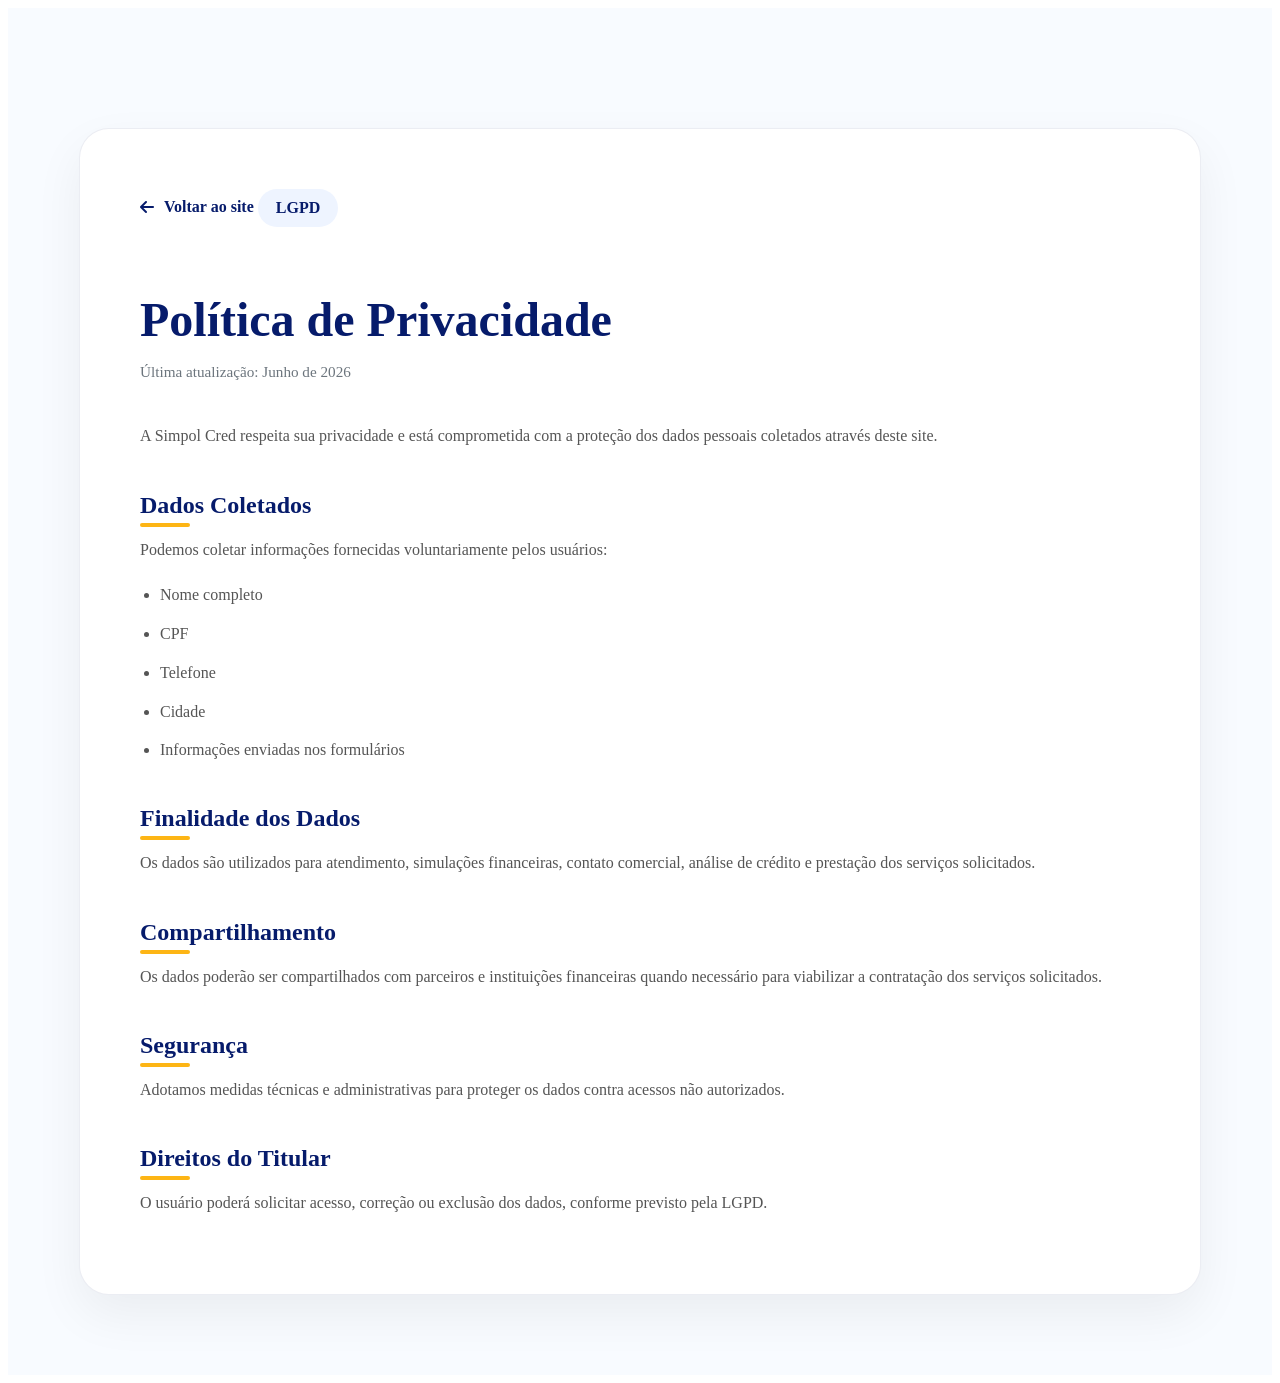
<file: privacidade.html>
<!DOCTYPE html>
<html lang="pt-BR">

<head>

    <meta charset="UTF-8">

    <meta name="viewport" content="width=device-width, initial-scale=1.0">

    <title>Política de Privacidade | Simpol Cred</title>

    <link rel="icon" href="assets/img/favicon.png">

    <link rel="stylesheet" href="assets/css/style.css">

    <link rel="stylesheet"
        href="https://cdnjs.cloudflare.com/ajax/libs/font-awesome/6.7.2/css/all.min.css">

</head>

<body>

    <section class="legal-section">

        <div class="container">

            <div class="legal-card">

                <a href="index.html" class="legal-back">
                    <i class="fas fa-arrow-left"></i>
                    Voltar ao site
                </a>

                <span class="legal-badge">
                    LGPD
                </span>

                <h1>Política de Privacidade</h1>

                <div class="legal-date">
                    Última atualização: Junho de 2026
                </div>

                <p>
                    A Simpol Cred respeita sua privacidade e está comprometida
                    com a proteção dos dados pessoais coletados através deste site.
                </p>

                <h2>Dados Coletados</h2>

                <p>
                    Podemos coletar informações fornecidas voluntariamente pelos usuários:
                </p>

                <ul>
                    <li>Nome completo</li>
                    <li>CPF</li>
                    <li>Telefone</li>
                    <li>Cidade</li>
                    <li>Informações enviadas nos formulários</li>
                </ul>

                <h2>Finalidade dos Dados</h2>

                <p>
                    Os dados são utilizados para atendimento,
                    simulações financeiras, contato comercial,
                    análise de crédito e prestação dos serviços solicitados.
                </p>

                <h2>Compartilhamento</h2>

                <p>
                    Os dados poderão ser compartilhados com parceiros
                    e instituições financeiras quando necessário para
                    viabilizar a contratação dos serviços solicitados.
                </p>

                <h2>Segurança</h2>

                <p>
                    Adotamos medidas técnicas e administrativas
                    para proteger os dados contra acessos não autorizados.
                </p>

                <h2>Direitos do Titular</h2>

                <p>
                    O usuário poderá solicitar acesso,
                    correção ou exclusão dos dados,
                    conforme previsto pela LGPD.
                </p>

            </div>

        </div>

    </section>

</body>

</html>
</file>
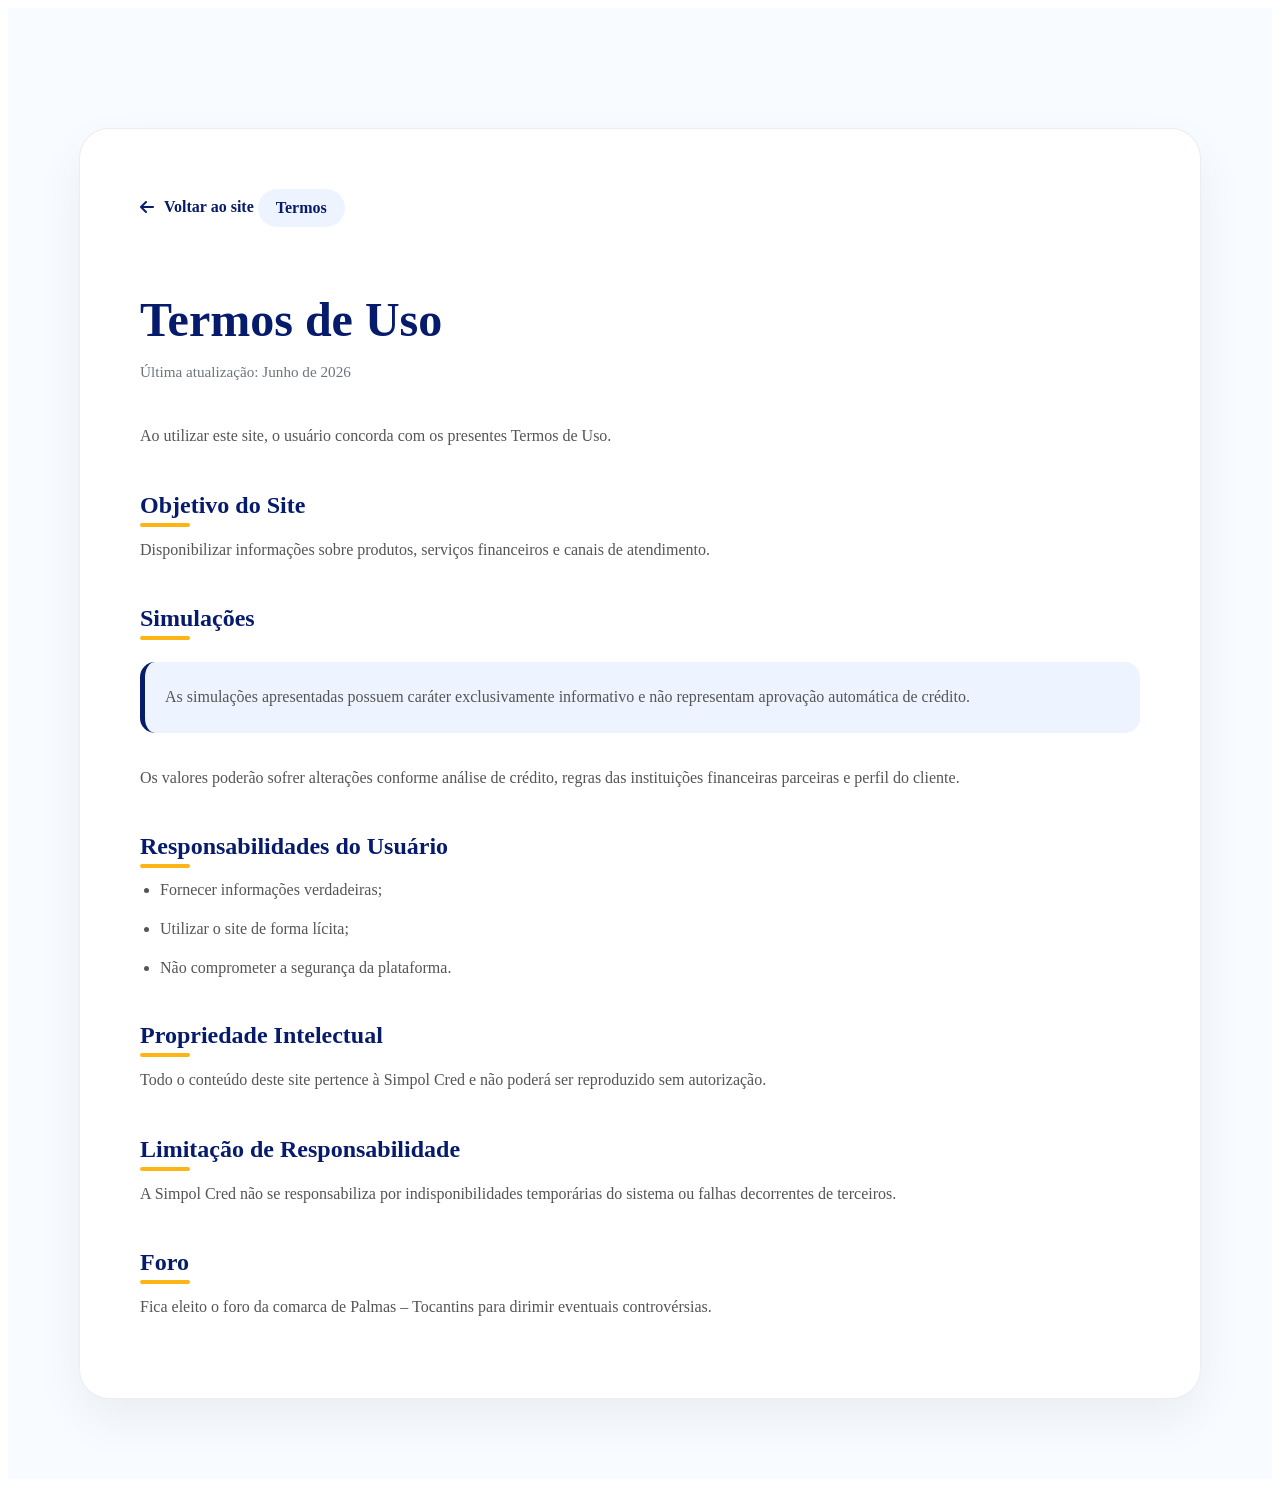
<file: termos.html>
<!DOCTYPE html>
<html lang="pt-BR">

<head>

    <meta charset="UTF-8">

    <meta name="viewport" content="width=device-width, initial-scale=1.0">

    <title>Termos de Uso | Simpol Cred</title>

    <link rel="icon" href="assets/img/favicon.png">

    <link rel="stylesheet" href="assets/css/style.css">

    <link rel="stylesheet"
        href="https://cdnjs.cloudflare.com/ajax/libs/font-awesome/6.7.2/css/all.min.css">

</head>

<body>

    <section class="legal-section">

        <div class="container">

            <div class="legal-card">

                <a href="index.html" class="legal-back">
                    <i class="fas fa-arrow-left"></i>
                    Voltar ao site
                </a>

                <span class="legal-badge">
                    Termos
                </span>

                <h1>Termos de Uso</h1>

                <div class="legal-date">
                    Última atualização: Junho de 2026
                </div>

                <p>
                    Ao utilizar este site, o usuário concorda com os presentes
                    Termos de Uso.
                </p>

                <h2>Objetivo do Site</h2>

                <p>
                    Disponibilizar informações sobre produtos,
                    serviços financeiros e canais de atendimento.
                </p>

                <h2>Simulações</h2>

                <div class="legal-alert">

                    <p>
                        As simulações apresentadas possuem caráter
                        exclusivamente informativo e não representam
                        aprovação automática de crédito.
                    </p>

                </div>

                <p>
                    Os valores poderão sofrer alterações conforme
                    análise de crédito, regras das instituições
                    financeiras parceiras e perfil do cliente.
                </p>

                <h2>Responsabilidades do Usuário</h2>

                <ul>

                    <li>Fornecer informações verdadeiras;</li>

                    <li>Utilizar o site de forma lícita;</li>

                    <li>Não comprometer a segurança da plataforma.</li>

                </ul>

                <h2>Propriedade Intelectual</h2>

                <p>
                    Todo o conteúdo deste site pertence à Simpol Cred
                    e não poderá ser reproduzido sem autorização.
                </p>

                <h2>Limitação de Responsabilidade</h2>

                <p>
                    A Simpol Cred não se responsabiliza por indisponibilidades
                    temporárias do sistema ou falhas decorrentes de terceiros.
                </p>

                <h2>Foro</h2>

                <p>
                    Fica eleito o foro da comarca de Palmas – Tocantins
                    para dirimir eventuais controvérsias.
                </p>

            </div>

        </div>

    </section>

</body>

</html>
</file>
<file: assets/css/style.css>
:root {
    --primary: #122D72;
    --secondary: #F04E4E;
    --white: #FFF;
    --light: #F5F7FB;
}

.hero {
    background:
        radial-gradient(circle at center,
            #183a8d 0%,
            #122D72 100%);
    color: white;
    overflow: hidden;
    position: relative;
}

.hero::before {
    content: "";
    position: absolute;
    inset: 0;
    background-image:
        radial-gradient(rgba(255, 255, 255, .15) 1px, transparent 1px);
    background-size: 18px 18px;
}

.hero .container {
    position: relative;
    z-index: 2;
}

.hero h1 {
    font-size: 4rem;
    font-weight: 800;
    line-height: 1.1;
    margin-bottom: 25px;
}

.hero p {
    font-size: 1.2rem;
    opacity: .9;
    margin-bottom: 35px;
}

.hero-badge {
    display: inline-block;
    background: #F04E4E;
    padding: 10px 18px;
    border-radius: 30px;
    margin-bottom: 20px;
}

.btn-primary-custom {
    background: white;
    color: #122D72;
    border: none;
    padding: 16px 30px;
    border-radius: 50px;
    font-weight: 700;
}

.btn-outline-custom {
    border: 2px solid white;
    color: white;
    padding: 16px 30px;
    border-radius: 50px;
    margin-left: 15px;
}

.hero-benefits {
    display: flex;
    gap: 30px;
    margin-top: 40px;
    flex-wrap: wrap;
}

.hero-benefits div {
    display: flex;
    align-items: center;
    gap: 10px;
}

/* ==========================
   HERO PRINCIPAL
========================== */

.hero-image-main {
    position: relative;
    min-height: 650px;

    display: flex;
    justify-content: center;
    align-items: center;
}

.hero-circle {
    position: absolute;
    width: 600px;
    height: 600px;
    border-radius: 50%;
    background: linear-gradient(135deg,
            #18B5E5,
            #0099D5);

    top: 50%;
    left: 50%;
    transform: translate(-50%, -50%);

    z-index: 0;
    /* atrás */
}

.hero-person {
    position: relative;
    z-index: 2;
    /* na frente */
}



.floating-card {
    position: absolute;
    bottom: 100px;
    left: -20px;
    background: white;
    color: #333;
    border-radius: 20px;
    padding: 15px 20px;
    display: flex;
    gap: 15px;
    align-items: center;
    z-index: 3;
    box-shadow: 0 10px 30px rgba(0, 0, 0, .2);
}

.parcelamento {
    position: absolute;
    top: 120px;
    right: -20px;
    background: #F04E4E;
    color: white;
    padding: 18px;
    border-radius: 20px;
    z-index: 3;
}

.hero-section {
    background: linear-gradient(135deg,
            #0D2A63 0%,
            #163E8A 100%);
    color: #fff;
}

.cta-section {
    background: #0D2A63;
    padding: 80px 0;
}

.step-number {
    width: 70px;
    height: 70px;
    background: var(--secondary);
    color: #fff;
    border-radius: 50%;
    margin: auto;
    display: flex;
    align-items: center;
    justify-content: center;
    font-size: 24px;
    font-weight: 700;
    margin-bottom: 20px;
}

/* Pessoa */

.animate-person {
    opacity: 0;

    animation: personIn 1s ease forwards;
    animation-delay: .4s;
}

/* Card esquerda */

.animate-card-left {
    opacity: 0;

    animation: leftCardIn .8s ease forwards;
    animation-delay: 1s;
}

/* Card direita */

.animate-card-right {
    opacity: 0;

    animation: rightCardIn .8s ease forwards;
    animation-delay: 1.2s;
}

.animate-circle {
    opacity: 0;
    animation: circleIn 1s ease forwards;
}

@keyframes circleIn {

    from {
        opacity: 0;
        transform: translate(-50%, -50%) scale(.3);
    }

    to {
        opacity: 1;
        transform: translate(-50%, -50%) scale(1);
    }

}

@keyframes personIn {

    from {
        opacity: 0;
        transform: translateX(200px);
    }

    to {
        opacity: 1;
        transform: translateX(0);
    }

}

@keyframes leftCardIn {

    from {
        opacity: 0;
        transform: translateX(-200px);
    }

    to {
        opacity: 1;
        transform: translateX(0);
    }

}

@keyframes rightCardIn {

    from {
        opacity: 0;
        transform: translateX(200px);
    }

    to {
        opacity: 1;
        transform: translateX(0);
    }

}

/* ==========================
   TABLETS
========================== */

@media (max-width: 992px) {

    .hero {
        text-align: center;
        padding-top: 120px;
    }

    .hero h1 {
        font-size: 3rem;
    }

    .hero p {
        font-size: 1.1rem;
    }

    .hero-buttons {
        justify-content: center;
    }

    .hero-benefits {
        justify-content: center;
    }

    .hero-image {
        min-height: 500px;
        margin-top: 40px;
    }

    .hero-image img {
        max-width: 500px;
        transform: none;
    }

    .hero-circle {
        width: 450px;
        height: 450px;
        left: 50%;
    }

}

/* ==========================
   CELULARES
========================== */

@media (max-width: 768px) {

    .hero {
        padding-top: 110px;
        padding-bottom: 50px;
    }

    .hero h1 {
        font-size: 2.2rem;
        line-height: 1.2;
    }

    .hero p {
        font-size: 1rem;
        margin-bottom: 25px;
    }

    .hero-badge {
        font-size: .85rem;
    }

    .hero-buttons {
        display: flex;
        flex-direction: column;
        gap: 15px;
        width: 100%;
    }

    .btn-primary-custom,
    .btn-outline-custom {
        width: 100%;
        margin: 0;
    }

    .hero-benefits {
        justify-content: center;
        gap: 15px;
        font-size: .9rem;
    }

    .hero-image {
        min-height: 380px;
        margin-top: 30px;
    }

    .hero-circle {
        width: 300px;
        height: 300px;
        left: 50%;
        top: 50%;
    }

    .hero-image img {
        max-width: 320px;
        width: 100%;
        transform: none;
    }

}

@media (max-width:768px) {

    .floating-card {
        left: 10px;
        bottom: 20px;

        padding: 10px 15px;

        font-size: .8rem;

        max-width: 170px;
    }

    .parcelamento {
        right: 10px;
        top: 20px;

        padding: 10px 15px;

        font-size: .8rem;
    }

}

@media (max-width:480px) {

    .hero h1 {
        font-size: 1.8rem;
    }

    .hero-circle {
        width: 250px;
        height: 250px;
    }

    .hero-image img {
        max-width: 260px;
    }

    .floating-card {
        max-width: 140px;
        font-size: .75rem;
    }

    .parcelamento {
        font-size: .75rem;
    }

}

html {
    scroll-behavior: smooth;
}

.navbar-nav .nav-link {
    position: relative;
    font-weight: 600;
    color: #122D72 !important;
    margin: 0 8px;
    transition: .3s;
}

.navbar-nav .nav-link::after {
    content: "";
    position: absolute;
    left: 0;
    bottom: -5px;

    width: 0;
    height: 3px;

    background: #F04E4E;

    border-radius: 20px;

    transition: .3s;
}

.navbar-nav .nav-link:hover {
    color: #F04E4E !important;
}

.navbar-nav .nav-link:hover::after {
    width: 100%;
}

.navbar-nav .nav-link.active {
    color: #F04E4E !important;
}

.navbar-nav .nav-link.active::after {
    width: 100%;
}

.btn-simulacao {
    background: #F04E4E;
    color: #fff;
    padding: 12px 28px;
    border-radius: 50px;
    font-weight: 700;

    text-decoration: none;

    transition: .3s;

    box-shadow:
        0 10px 25px rgba(240, 78, 78, .25);
}

.btn-simulacao:hover {
    background: #d63b3b;
    color: #fff;

    transform: translateY(-3px);

    box-shadow:
        0 15px 35px rgba(240, 78, 78, .4);
}

.custom-navbar {
    background: #fff;
    transition: .4s;
}

.custom-navbar.scrolled {
    padding: 10px 0;

    box-shadow:
        0 10px 30px rgba(0, 0, 0, .08);

    backdrop-filter: blur(10px);
}

.hero-slider {
    background: #122D72;
}

.hero-slide {
    min-height: 100vh;

    display: flex;
    align-items: center;

    background:
        radial-gradient(circle at center,
            #183a8d 0%,
            #122D72 100%);

    color: #fff;

    position: relative;
    overflow: hidden;
}

.hero-slide::before {
    content: "";

    position: absolute;

    inset: 0;

    background-image:
        radial-gradient(rgba(255, 255, 255, .15) 1px,
            transparent 1px);

    background-size: 18px 18px;

    z-index: 1;
}

.hero-slide .container {
    position: relative;
    z-index: 2;
}

.hero-slide h1 {
    font-size: 4rem;
    font-weight: 800;
    line-height: 1.1;

    margin-bottom: 25px;
}

.hero-slide p {
    font-size: 1.2rem;
    margin-bottom: 30px;
    opacity: .9;
}

.hero-tag {
    display: inline-block;

    background: #F04E4E;

    padding: 10px 20px;

    border-radius: 50px;

    margin-bottom: 20px;

    font-weight: 700;
}

.hero-tag-green {
    background: #28a745;
}

.btn-simulacao-banner {

    background: #fff;
    color: #122D72;

    padding: 14px 30px;

    border-radius: 50px;

    font-weight: 700;

    text-decoration: none;

    transition: .3s;
}

.btn-simulacao-banner:hover {

    transform: translateY(-3px);

    color: #122D72;
}



@keyframes float {

    0% {
        transform: translateY(0);
    }

    50% {
        transform: translateY(-10px);
    }

    100% {
        transform: translateY(0);
    }

}

@media (max-width:992px) {

    .hero-slide {

        min-height: auto;

        padding: 120px 0 60px;

        text-align: center;
    }

    .hero-slide h1 {

        font-size: 3rem;
    }

    .hero-image {

        margin-top: 40px;
    }

}

@media (max-width:768px) {

    .hero-slide h1 {

        font-size: 2rem;
    }

    .hero-slide p {

        font-size: 1rem;
    }

    .hero-image img {

        max-height: 300px;
    }

    .btn-simulacao-banner {

        width: 100%;
    }

}

.hero-slide .row {
    min-height: 100vh;
}

/* ==========================
   FORM MODERNO
========================== */

.simulacao-card {

    background: rgba(255, 255, 255, .95);

    backdrop-filter: blur(20px);

    border-radius: 30px;

    padding: 40px;

    box-shadow:
        0 25px 60px rgba(0, 0, 0, .12);

    border: 1px solid rgba(255, 255, 255, .3);
}

.form-header {
    text-align: center;
    margin-bottom: 30px;
}

.form-header span {

    display: inline-block;

    background: #EEF4FF;

    color: #122D72;

    padding: 8px 18px;

    border-radius: 30px;

    font-weight: 600;

    margin-bottom: 15px;
}

.form-header h2 {
    font-weight: 800;
    color: #122D72;
}

.form-header p {
    color: #6c757d;
}

.input-group-custom {

    position: relative;
    margin-bottom: 20px;
}

.input-group-custom i {

    position: absolute;

    left: 20px;
    top: 50%;

    transform: translateY(-50%);

    color: #122D72;

    z-index: 2;
}

.input-group-custom input,
.input-group-custom select {

    width: 100%;

    height: 60px;

    border: none;

    background: #F7F9FC;

    border-radius: 18px;

    padding-left: 55px;

    font-size: 15px;

    transition: .3s;
}

.input-group-custom input:focus,
.input-group-custom select:focus {

    outline: none;

    background: #fff;

    box-shadow:
        0 0 0 4px rgba(18, 45, 114, .1);
}

.btn-submit {

    width: 100%;
    height: 60px;

    border: none;

    border-radius: 18px;

    background: linear-gradient(135deg,
            #F04E4E,
            #ff7272);

    color: #fff;

    font-size: 17px;

    font-weight: 700;

    transition: .3s;

    display: flex;
    justify-content: center;
    align-items: center;
    gap: 10px;
}

.btn-submit:hover {

    transform: translateY(-4px);

    box-shadow:
        0 15px 30px rgba(240, 78, 78, .35);
}

/* ==========================
   LOCALIZAÇÃO
========================== */

.localizacao-section {

    padding: 100px 0;
    background: #f8fbff;
}

.section-badge {

    display: inline-block;

    background: #EEF4FF;

    color: #122D72;

    padding: 10px 18px;

    border-radius: 30px;

    font-weight: 600;

    margin-bottom: 20px;
}

.localizacao-section h2 {

    color: #122D72;

    font-size: 2.7rem;

    font-weight: 800;

    margin-bottom: 20px;
}

.localizacao-section p {

    color: #6c757d;

    margin-bottom: 35px;
}

.info-localizacao {

    display: flex;
    flex-direction: column;
    gap: 18px;
}

.info-item {

    display: flex;
    align-items: center;
    gap: 15px;
}

.info-item i {

    width: 55px;
    height: 55px;

    background: #122D72;

    color: #fff;

    border-radius: 16px;

    display: flex;
    align-items: center;
    justify-content: center;

    font-size: 20px;
}

.info-item strong {

    display: block;
    color: #122D72;
}

.info-item span {

    color: #6c757d;
}

.btn-rota {

    display: inline-flex;
    align-items: center;
    gap: 10px;

    margin-top: 35px;

    background: #F04E4E;

    color: #fff;

    text-decoration: none;

    padding: 15px 30px;

    border-radius: 50px;

    font-weight: 700;

    transition: .3s;
}

.btn-rota:hover {

    color: #fff;

    transform: translateY(-4px);

    box-shadow:
        0 15px 30px rgba(240, 78, 78, .30);
}

.mapa-wrapper {

    overflow: hidden;

    border-radius: 30px;

    box-shadow:
        0 20px 50px rgba(0, 0, 0, .12);
}

.mapa-wrapper iframe {

    width: 100%;
    height: 500px;

    border: none;
}

@media(max-width:768px) {

    .localizacao-section {

        padding: 70px 0;
    }

    .localizacao-section h2 {

        font-size: 2rem;
    }

    .mapa-wrapper iframe {

        height: 350px;
    }

}

/* ==========================
   SIMULADOR
========================== */

.simulador-section {

    padding: 100px 0;

    background:
        linear-gradient(180deg,
            #f8fbff 0%,
            #ffffff 100%);
}

.simulador-card {

    max-width: 1000px;

    margin: auto;

    background: #fff;

    border-radius: 30px;

    padding: 50px;

    box-shadow:
        0 25px 60px rgba(0, 0, 0, .08);

    border: 1px solid rgba(18, 45, 114, .08);
}

.simulador-header {

    text-align: center;

    margin-bottom: 40px;
}

.simulador-badge {

    display: inline-block;

    background: #EEF4FF;

    color: #122D72;

    padding: 10px 18px;

    border-radius: 50px;

    font-weight: 700;

    margin-bottom: 20px;
}

.simulador-header h2 {

    color: #122D72;

    font-size: 2.5rem;

    font-weight: 800;

    margin-bottom: 15px;
}

.simulador-header p {

    color: #6c757d;

    font-size: 1.1rem;
}

/* Inputs */

.simulador-card .form-label {

    font-weight: 600;

    color: #122D72;

    margin-bottom: 8px;
}

.simulador-card .form-control,
.simulador-card .form-select {

    height: 60px;

    border: none;

    background: #f7f9fc;

    border-radius: 18px;

    padding: 0 20px;

    transition: .3s;

    box-shadow: none;
}

.simulador-card .form-control:focus,
.simulador-card .form-select:focus {

    background: #fff;

    border: none;

    box-shadow:
        0 0 0 4px rgba(18, 45, 114, .10);
}

/* Botão */

#btnCalcular {

    height: 65px;

    border: none;

    border-radius: 18px;

    background:
        linear-gradient(135deg,
            #F04E4E,
            #ff7272);

    font-size: 18px;

    font-weight: 700;

    transition: .3s;
}

#btnCalcular:hover {

    transform: translateY(-3px);

    box-shadow:
        0 15px 35px rgba(240, 78, 78, .30);
}

/* Resultado */

.resultado-simulacao {

    margin-top: 40px;

    padding: 40px;

    border-radius: 25px;

    background:
        linear-gradient(135deg,
            #122D72,
            #1b469f);

    color: #fff;

    text-align: center;

    animation: fadeIn .4s ease;
}

.resultado-simulacao h3 {

    font-weight: 700;

    margin-bottom: 20px;
}

.valor-resultado {

    font-size: 3rem;

    font-weight: 900;

    color: #fff;

    margin-bottom: 20px;
}

.resultado-simulacao p {

    opacity: .9;

    margin-bottom: 25px;
}

.resultado-simulacao .btn-success {

    background: #25D366;

    border: none;

    border-radius: 50px;

    padding: 14px 35px;

    font-weight: 700;
}

.resultado-simulacao .btn-success:hover {

    transform: translateY(-2px);
}

/* Animação */

@keyframes fadeIn {

    from {

        opacity: 0;

        transform:
            translateY(20px);
    }

    to {

        opacity: 1;

        transform:
            translateY(0);
    }

}

/* Responsivo */

@media(max-width:768px) {

    .simulador-section {

        padding: 70px 0;
    }

    .simulador-card {

        padding: 25px;
    }

    .simulador-header h2 {

        font-size: 2rem;
    }

    .valor-resultado {

        font-size: 2.2rem;
    }

}

.modo-simulador {

    display: flex;

    justify-content: center;

    margin-bottom: 35px;

    background: #EEF4FF;

    padding: 6px;

    border-radius: 60px;

    max-width: 450px;

    margin-left: auto;
    margin-right: auto;
}

.modo-btn {

    flex: 1;

    border: none;

    background: transparent;

    padding: 14px;

    border-radius: 50px;

    font-weight: 700;

    color: #122D72;

    transition: .3s;
}

.modo-btn.active {

    background: #122D72;

    color: #fff;

    box-shadow:
        0 10px 20px rgba(18, 45, 114, .20);
}
/* ==========================
   WHATSAPP FLUTUANTE
========================== */

.whatsapp-float{

    position:fixed;

    right:25px;
    bottom:25px;

    width:70px;
    height:70px;

    background:#25D366;

    border-radius:50%;

    display:flex;
    align-items:center;
    justify-content:center;

    text-decoration:none;

    z-index:9999;

    box-shadow:
    0 10px 30px rgba(37,211,102,.4);

    animation:pulseWhatsapp 2s infinite;
}

.whatsapp-float i{

    font-size:38px;

    color:#fff;
}

.whatsapp-tooltip{

    position:absolute;

    right:85px;

    white-space:nowrap;

    background:#122D72;

    color:#fff;

    padding:10px 16px;

    border-radius:12px;

    font-size:14px;

    font-weight:600;

    opacity:0;

    transform:translateX(10px);

    transition:.3s;

    pointer-events:none;
}

.whatsapp-float:hover .whatsapp-tooltip{

    opacity:1;

    transform:translateX(0);
}

.whatsapp-float:hover{

    transform:scale(1.08);
}

@keyframes pulseWhatsapp{

    0%{

        box-shadow:
        0 0 0 0 rgba(37,211,102,.7);
    }

    70%{

        box-shadow:
        0 0 0 20px rgba(37,211,102,0);
    }

    100%{

        box-shadow:
        0 0 0 0 rgba(37,211,102,0);
    }

}

@media(max-width:768px){

    .whatsapp-float{

        width:60px;
        height:60px;

        right:18px;
        bottom:18px;
    }

    .whatsapp-float i{

        font-size:32px;
    }

    .whatsapp-tooltip{

        display:none;
    }

}
/* ==========================
   SOBRE
========================== */

.sobre-section{

    padding:100px 0;

    background:#ffffff;

    position:relative;
}

.sobre-section h2{

    font-size:2.8rem;

    font-weight:800;

    color:#122D72;

    margin:20px 0;
}

.sobre-section p{

    color:#6c757d;

    line-height:1.8;
}

.sobre-destaques{

    margin-top:35px;

    display:flex;

    flex-direction:column;

    gap:18px;
}

.destaque-item{

    display:flex;

    align-items:center;

    gap:15px;

    padding:18px 22px;

    background:#f8fbff;

    border-radius:18px;

    transition:.3s;
}

.destaque-item:hover{

    transform:translateX(8px);

    background:#eef4ff;
}

.destaque-item i{

    width:50px;
    height:50px;

    display:flex;
    align-items:center;
    justify-content:center;

    border-radius:14px;

    background:#122D72;

    color:#fff;

    font-size:18px;
}

.destaque-item span{

    font-weight:600;

    color:#122D72;
}

/* Card lateral */

.sobre-card{

    background:
    linear-gradient(
        135deg,
        #122D72,
        #0d2357
    );

    color:#fff;

    border-radius:30px;

    padding:50px;

    position:relative;

    overflow:hidden;

    box-shadow:
    0 25px 60px rgba(18,45,114,.20);
}

.sobre-card::before{

    content:'';

    position:absolute;

    width:250px;
    height:250px;

    border-radius:50%;

    background:
    rgba(255,255,255,.05);

    top:-80px;
    right:-80px;
}

.numero-destaque{

    font-size:5rem;

    font-weight:900;

    line-height:1;

    margin-bottom:15px;

    color:#FDB515;
}

.sobre-card h3{

    font-size:2rem;

    font-weight:800;

    margin-bottom:20px;
}

.sobre-card p{

    color:rgba(255,255,255,.85);

    margin-bottom:30px;
}

.sobre-beneficios{

    display:grid;

    grid-template-columns:1fr 1fr;

    gap:15px;
}

.sobre-beneficios div{

    background:
    rgba(255,255,255,.08);

    padding:15px;

    border-radius:15px;

    font-weight:600;
}

/* Responsivo */

@media(max-width:991px){

    .sobre-card{

        margin-top:40px;
    }

}

@media(max-width:768px){

    .sobre-section{

        padding:70px 0;
    }

    .sobre-section h2{

        font-size:2rem;
    }

    .numero-destaque{

        font-size:4rem;
    }

    .sobre-card{

        padding:30px;
    }

    .sobre-beneficios{

        grid-template-columns:1fr;
    }

}

/* ==========================
   FOOTER
========================== */

.footer-section{

    background:
    linear-gradient(
        135deg,
        #061B6B,
        #04124A
    );

    color:#fff;

    padding:80px 0 25px;
}

.footer-logo{

    max-width:220px;

    margin-bottom:20px;
}

.footer-text{

    color:
    rgba(255,255,255,.75);

    line-height:1.8;
}

.footer-section h5{

    font-weight:700;

    margin-bottom:20px;
}

.footer-links{

    list-style:none;

    padding:0;
    margin:0;
}

.footer-links li{

    margin-bottom:12px;
}

.footer-links a{

    color:
    rgba(255,255,255,.75);

    text-decoration:none;

    transition:.3s;
}

.footer-links a:hover{

    color:#fff;

    padding-left:5px;
}

.footer-contact p{

    display:flex;

    align-items:center;

    gap:12px;

    color:
    rgba(255,255,255,.75);
}

.footer-contact i{

    color:#FDB515;
}

.footer-social{

    display:flex;

    gap:12px;

    margin-top:20px;
}

.footer-social a{

    width:45px;
    height:45px;

    border-radius:50%;

    display:flex;
    align-items:center;
    justify-content:center;

    text-decoration:none;

    background:
    rgba(255,255,255,.08);

    color:#fff;

    transition:.3s;
}

.footer-social a:hover{

    background:#FDB515;

    color:#061B6B;

    transform:translateY(-4px);
}

.footer-section hr{

    border-color:
    rgba(255,255,255,.1);

    margin:40px 0 20px;
}

.footer-bottom{

    display:flex;

    justify-content:space-between;

    align-items:center;

    flex-wrap:wrap;

    gap:10px;

    color:
    rgba(255,255,255,.6);

    font-size:.9rem;
}

@media(max-width:768px){

    .footer-section{

        text-align:center;
    }

    .footer-social{

        justify-content:center;
    }

    .footer-bottom{

        flex-direction:column;
    }

}

/* ==========================
   PÁGINAS LEGAIS
========================== */

.legal-section{

    padding:120px 0 80px;

    background:#f8fbff;

    min-height:100vh;
}

.legal-card{

    background:#fff;

    max-width:1000px;

    margin:auto;

    padding:60px;

    border-radius:30px;

    box-shadow:
    0 20px 50px rgba(0,0,0,.06);

    border:1px solid rgba(6,27,107,.08);
}

.legal-badge{

    display:inline-block;

    background:#EEF4FF;

    color:#061B6B;

    padding:10px 18px;

    border-radius:50px;

    font-weight:700;

    margin-bottom:20px;
}

.legal-card h1{

    color:#061B6B;

    font-size:3rem;

    font-weight:800;

    margin-bottom:15px;

    line-height:1.2;
}

.legal-date{

    color:#6c757d;

    margin-bottom:40px;

    font-size:.95rem;
}

.legal-card h2{

    color:#061B6B;

    font-size:1.5rem;

    font-weight:700;

    margin-top:40px;

    margin-bottom:15px;

    position:relative;
}

.legal-card h2::before{

    content:'';

    position:absolute;

    left:0;
    bottom:-8px;

    width:50px;
    height:4px;

    background:#FDB515;

    border-radius:20px;
}

.legal-card p{

    color:#555;

    line-height:1.9;

    margin-bottom:15px;
}

.legal-card ul{

    padding-left:20px;

    margin-bottom:20px;
}

.legal-card li{

    color:#555;

    margin-bottom:10px;

    line-height:1.8;
}

.legal-card strong{

    color:#061B6B;
}

/* Botão voltar */

.legal-back{

    display:inline-flex;

    align-items:center;

    gap:10px;

    text-decoration:none;

    color:#061B6B;

    font-weight:600;

    margin-bottom:35px;

    transition:.3s;
}

.legal-back:hover{

    color:#FDB515;

    transform:translateX(-3px);
}

/* Caixa destaque */

.legal-alert{

    background:#EEF4FF;

    border-left:5px solid #061B6B;

    padding:20px;

    border-radius:15px;

    margin:30px 0;
}

.legal-alert p{

    margin:0;
}

/* Footer links */

.footer-legal{

    display:flex;

    gap:20px;

    flex-wrap:wrap;

    margin-top:15px;
}

.footer-legal a{

    color:rgba(255,255,255,.7);

    text-decoration:none;

    font-size:.9rem;

    transition:.3s;
}

.footer-legal a:hover{

    color:#FDB515;
}

/* Responsivo */

@media(max-width:768px){

    .legal-section{

        padding:90px 0 50px;
    }

    .legal-card{

        padding:30px 25px;

        border-radius:20px;
    }

    .legal-card h1{

        font-size:2rem;
    }

    .legal-card h2{

        font-size:1.25rem;
    }

}
/* ==========================
   LINKS LEGAIS FOOTER
========================== */

.footer-legal{

    display:flex;

    justify-content:center;

    align-items:center;

    gap:25px;

    flex-wrap:wrap;

    margin-top:20px;

    padding-top:20px;

    border-top:
    1px solid rgba(255,255,255,.1);
}

.footer-legal a{

    color:
    rgba(255,255,255,.75);

    text-decoration:none;

    font-size:.95rem;

    font-weight:500;

    position:relative;

    transition:.3s;
}

.footer-legal a::after{

    content:'';

    position:absolute;

    left:0;
    bottom:-4px;

    width:0;

    height:2px;

    background:#FDB515;

    transition:.3s;
}

.footer-legal a:hover{

    color:#fff;
}

.footer-legal a:hover::after{

    width:100%;
}
.footer-legal a{

    display:flex;

    align-items:center;

    gap:8px;
}

.footer-legal i{

    color:#FDB515;

    font-size:.9rem;
}
.servicos-extras {
    max-height: 0;
    overflow: hidden;

    opacity: 0;

    transition:
        max-height .8s ease,
        opacity .5s ease;
}

.servicos-extras.show {
    max-height: 2000px;
    opacity: 1;
}

.btn-servicos {
    border: none;
    background: #061B6B;

    color: #fff;

    padding: 14px 30px;

    border-radius: 50px;

    font-weight: 600;

    transition: .3s;
}

.btn-servicos:hover {
    transform: translateY(-3px);
}

.btn-servicos i {
    margin-left: 8px;
    transition: .4s;
}

.btn-servicos.active i {
    transform: rotate(180deg);
}

.simulacao-aviso {
    display: block;
    margin-top: 15px;
    padding: 12px 15px;

    background: #fff3cd;
    border: 1px solid #ffe69c;
    border-radius: 10px;

    color: #856404;
    font-size: 0.9rem;
    line-height: 1.5;
}
</file>
